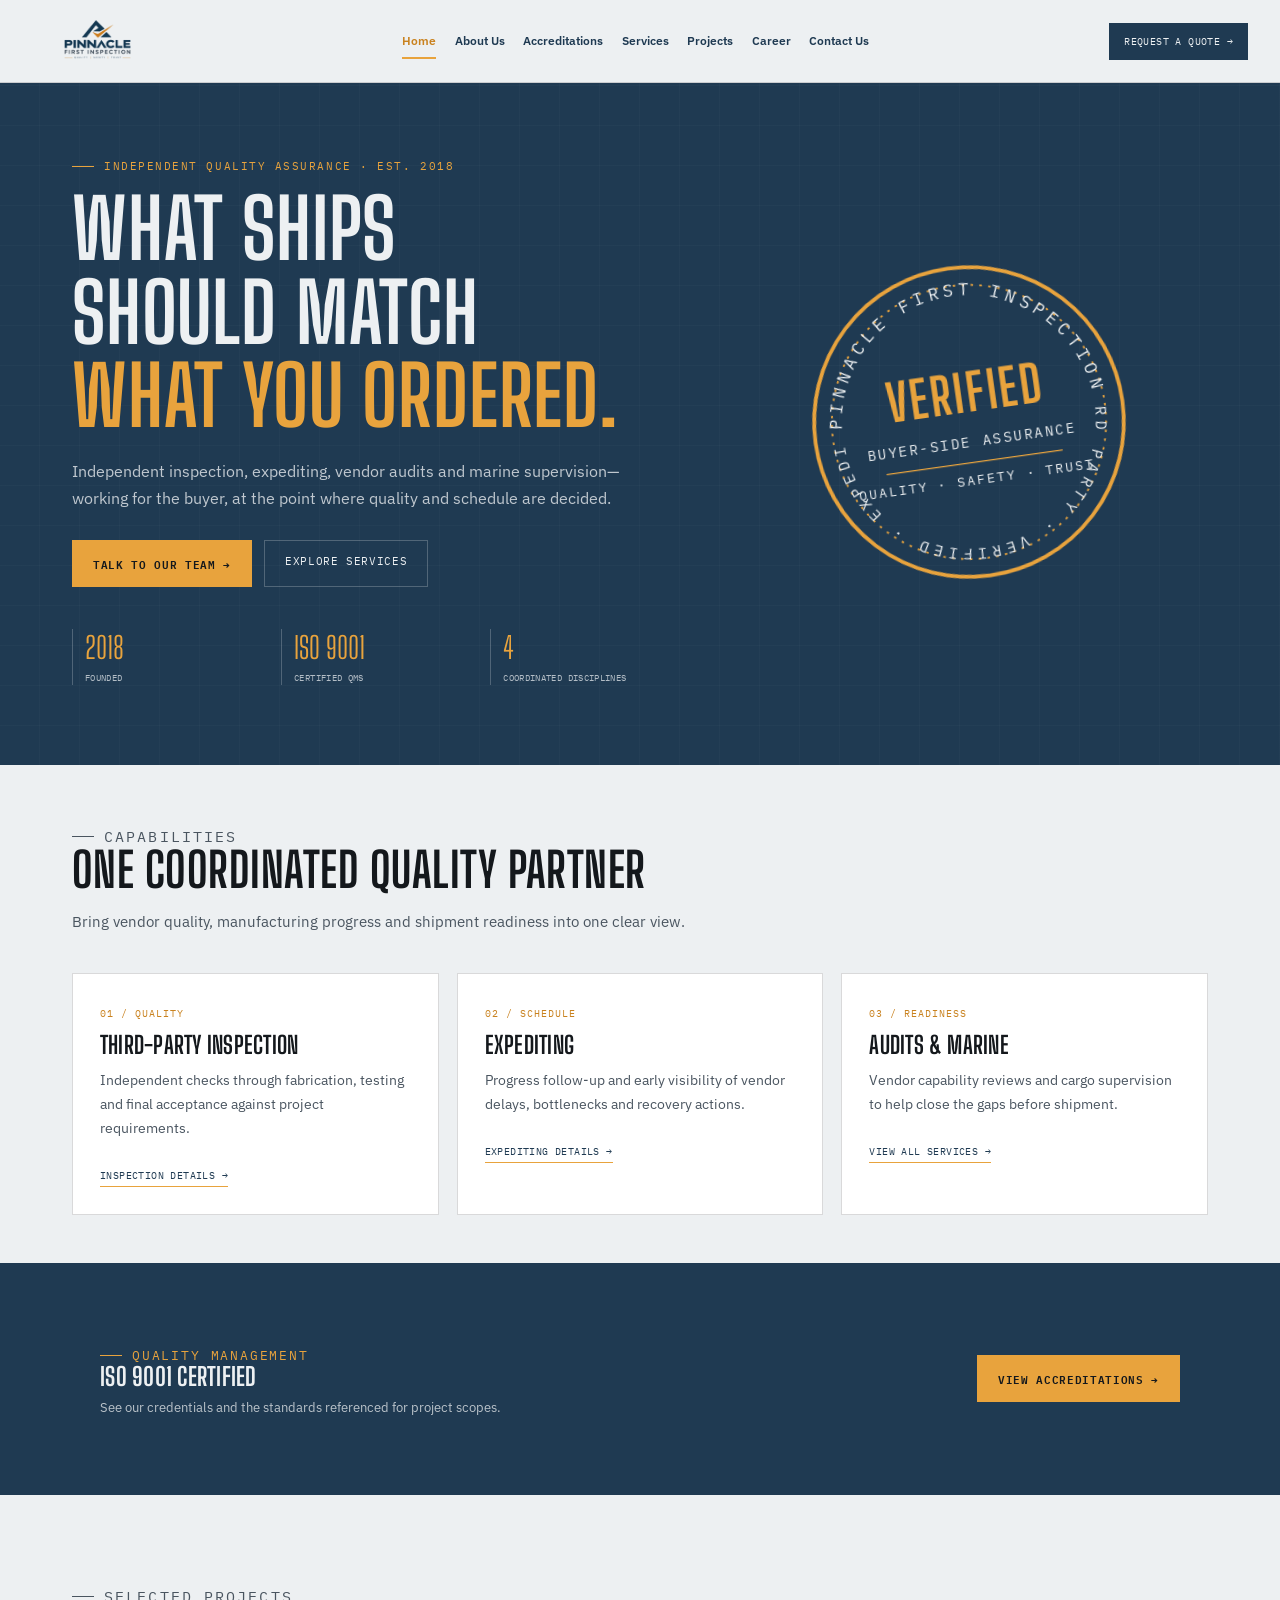
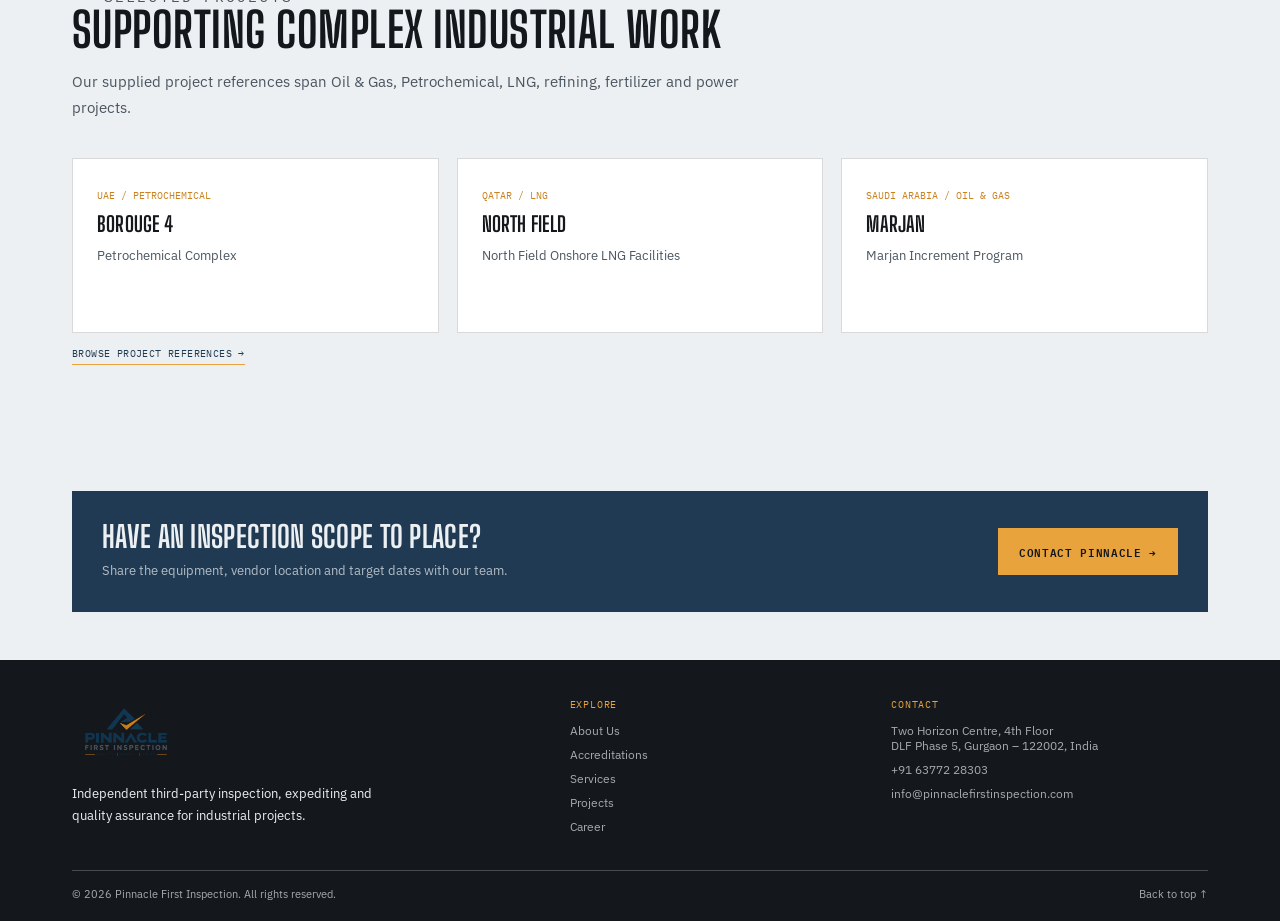
<file: index.html>
<!DOCTYPE html>
<html lang="en">
<head>
  <meta charset="UTF-8">
  <meta name="viewport" content="width=device-width, initial-scale=1.0">
  <meta http-equiv="refresh" content="0; url=pinnacle-first-inspection.html">
  <link rel="canonical" href="pinnacle-first-inspection.html">
  <title>Pinnacle First Inspection</title>
  <script>window.location.replace('pinnacle-first-inspection.html');</script>
</head>
<body>
  <p>Opening the <a href="pinnacle-first-inspection.html">Pinnacle First Inspection website</a>…</p>
</body>
</html>
</file>
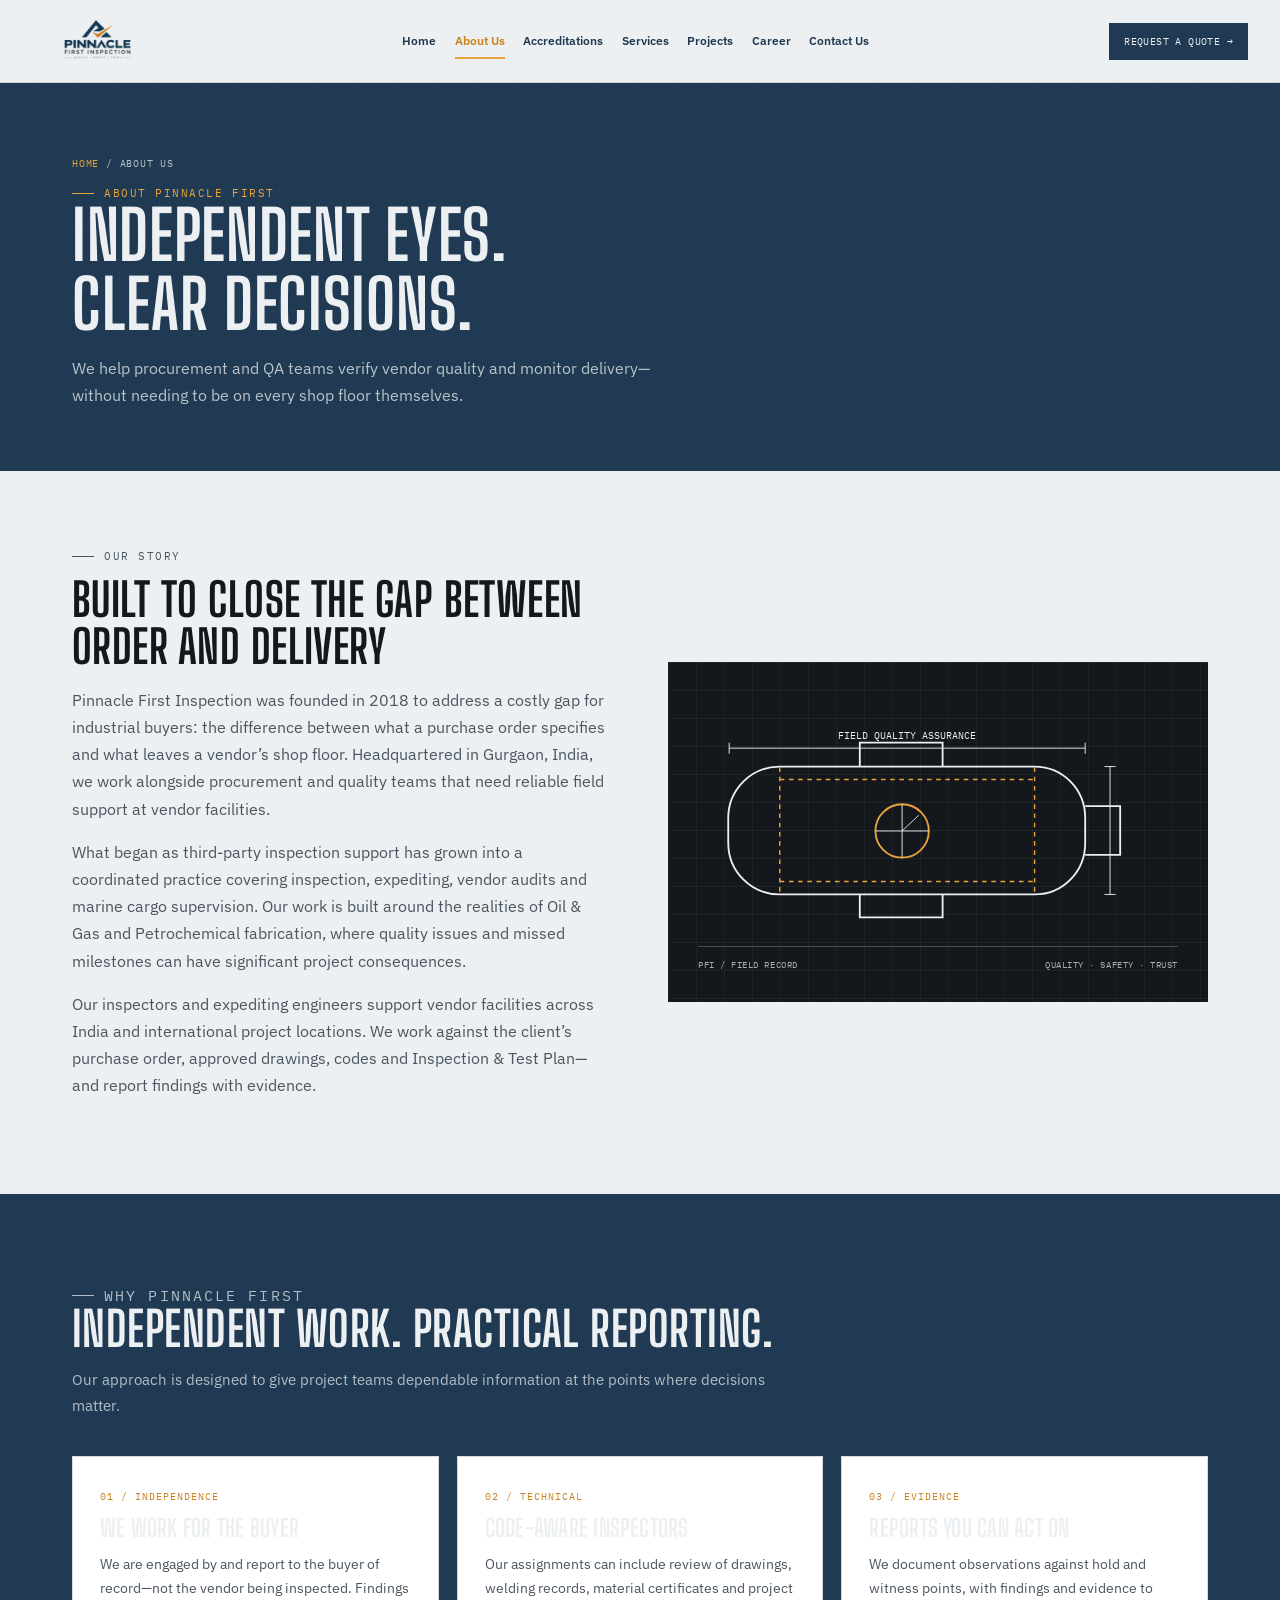
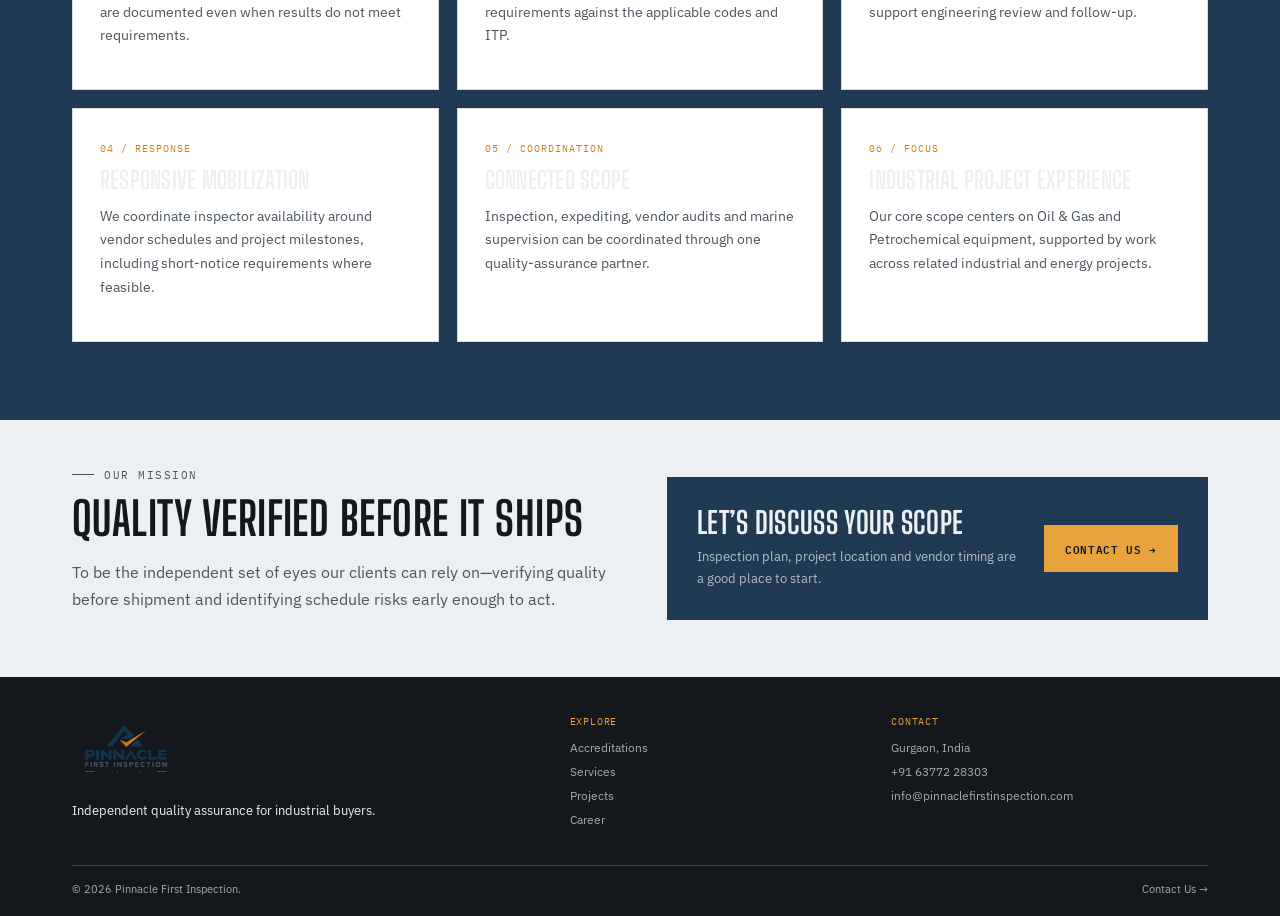
<file: about-us.html>
<!DOCTYPE html>
<html lang="en">
<head>
  <meta charset="UTF-8"><meta name="viewport" content="width=device-width, initial-scale=1.0">
  <meta name="description" content="Learn about Pinnacle First Inspection, founded in 2018 to provide independent quality and schedule assurance for industrial buyers.">
  <title>About Us | Pinnacle First Inspection</title>
  <link rel="preconnect" href="https://fonts.googleapis.com"><link rel="preconnect" href="https://fonts.gstatic.com" crossorigin>
  <link href="https://fonts.googleapis.com/css2?family=Big+Shoulders+Display:wght@500;600;700;800&family=IBM+Plex+Sans:wght@400;500;600;700&family=IBM+Plex+Mono:wght@400;500;600&display=swap" rel="stylesheet">
  <link rel="stylesheet" href="site.css"><script src="site.js" defer></script>
</head>
<body>
<header class="site-header"><div class="nav"><a class="brand" href="pinnacle-first-inspection.html" aria-label="Pinnacle First Inspection home"><img src="image.png" alt="Pinnacle First Inspection — Quality, Safety, Trust" style="width:130px;height:58px;object-fit:contain"></a><nav class="nav-links" aria-label="Main navigation"><a href="pinnacle-first-inspection.html">Home</a><a href="about-us.html">About Us</a><a href="accreditations.html">Accreditations</a><a href="services.html">Services</a><a href="projects.html">Projects</a><a href="career.html">Career</a><a href="contact-us.html">Contact Us</a></nav><a class="nav-cta" href="contact-us.html">REQUEST A QUOTE →</a><button class="menu-btn" type="button" aria-expanded="false" aria-label="Toggle navigation">MENU</button></div></header>
<main>
  <section class="page-hero"><div class="wrap"><p class="crumb"><a href="pinnacle-first-inspection.html">Home</a> / About Us</p><p class="eyebrow light">About Pinnacle First</p><h1>Independent Eyes. Clear Decisions.</h1><p>We help procurement and QA teams verify vendor quality and monitor delivery—without needing to be on every shop floor themselves.</p></div></section>
  <section><div class="wrap about-grid">
    <div class="content-copy"><p class="eyebrow">Our Story</p><h2>Built to Close the Gap Between Order and Delivery</h2><p>Pinnacle First Inspection was founded in 2018 to address a costly gap for industrial buyers: the difference between what a purchase order specifies and what leaves a vendor’s shop floor. Headquartered in Gurgaon, India, we work alongside procurement and quality teams that need reliable field support at vendor facilities.</p><p>What began as third-party inspection support has grown into a coordinated practice covering inspection, expediting, vendor audits and marine cargo supervision. Our work is built around the realities of Oil &amp; Gas and Petrochemical fabrication, where quality issues and missed milestones can have significant project consequences.</p><p>Our inspectors and expediting engineers support vendor facilities across India and international project locations. We work against the client’s purchase order, approved drawings, codes and Inspection &amp; Test Plan—and report findings with evidence.</p></div>
    <div class="about-art" aria-label="Technical drawing representing field inspection"><svg viewBox="0 0 520 250" fill="none" aria-hidden="true"><path d="M88 68H365C396 68 420 93 420 124V151C420 182 396 207 365 207H88C57 207 32 182 32 151V124C32 93 57 68 88 68Z" stroke="#EDF0F2" stroke-width="2"/><path d="M88 69V206M365 69V206M88 82H365M88 193H365" stroke="#E8A33D" stroke-width="1.5" stroke-dasharray="5 5"/><path d="M175 68V42H265V68M175 207V232H265V207M420 111H458V164H420" stroke="#EDF0F2" stroke-width="2"/><circle cx="221" cy="138" r="29" stroke="#E8A33D" stroke-width="2"/><path d="M221 109V167M192 138H250M221 138L239 121M33 48H420M33 42V54M420 42V54M447 68V207M441 68H453M441 207H453" stroke="#EDF0F2" stroke-width="1"/><text x="226" y="38" fill="#EDF0F2" font-family="IBM Plex Mono" font-size="11" text-anchor="middle">FIELD QUALITY ASSURANCE</text></svg><div class="drawing-label"><span>PFI / Field record</span><span>Quality · Safety · Trust</span></div></div>
  </div></section>
  <section class="band-dark"><div class="wrap"><div class="section-head"><p class="eyebrow">Why Pinnacle First</p><h2>Independent Work. Practical Reporting.</h2><p>Our approach is designed to give project teams dependable information at the points where decisions matter.</p></div><div class="card-grid">
    <article class="card"><span class="card-kicker">01 / Independence</span><h3>We Work for the Buyer</h3><p>We are engaged by and report to the buyer of record—not the vendor being inspected. Findings are documented even when results do not meet requirements.</p></article>
    <article class="card"><span class="card-kicker">02 / Technical</span><h3>Code-Aware Inspectors</h3><p>Our assignments can include review of drawings, welding records, material certificates and project requirements against the applicable codes and ITP.</p></article>
    <article class="card"><span class="card-kicker">03 / Evidence</span><h3>Reports You Can Act On</h3><p>We document observations against hold and witness points, with findings and evidence to support engineering review and follow-up.</p></article>
    <article class="card"><span class="card-kicker">04 / Response</span><h3>Responsive Mobilization</h3><p>We coordinate inspector availability around vendor schedules and project milestones, including short-notice requirements where feasible.</p></article>
    <article class="card"><span class="card-kicker">05 / Coordination</span><h3>Connected Scope</h3><p>Inspection, expediting, vendor audits and marine supervision can be coordinated through one quality-assurance partner.</p></article>
    <article class="card"><span class="card-kicker">06 / Focus</span><h3>Industrial Project Experience</h3><p>Our core scope centers on Oil &amp; Gas and Petrochemical equipment, supported by work across related industrial and energy projects.</p></article>
  </div></div></section>
  <section class="section-tight"><div class="wrap two-col"><div class="content-copy"><p class="eyebrow">Our Mission</p><h2>Quality Verified Before It Ships</h2><p>To be the independent set of eyes our clients can rely on—verifying quality before shipment and identifying schedule risks early enough to act.</p></div><div class="cta-band"><div><h2>Let’s Discuss Your Scope</h2><p>Inspection plan, project location and vendor timing are a good place to start.</p></div><a class="btn btn-primary" href="contact-us.html">CONTACT US →</a></div></div></section>
</main>
<footer class="site-footer"><div class="wrap"><div class="footer-main"><div class="footer-brand"><a href="pinnacle-first-inspection.html"><img src="image.png" alt="Pinnacle First Inspection" style="width:150px;height:72px;object-fit:contain;object-position:left"></a><p>Independent quality assurance for industrial buyers.</p></div><div><p class="footer-title">Explore</p><nav class="footer-links" aria-label="Footer navigation"><a href="accreditations.html">Accreditations</a><a href="services.html">Services</a><a href="projects.html">Projects</a><a href="career.html">Career</a></nav></div><div><p class="footer-title">Contact</p><div class="footer-links"><a href="contact-us.html">Gurgaon, India</a><a href="tel:+916377228303">+91 63772 28303</a><a href="mailto:info@pinnaclefirstinspection.com">info@pinnaclefirstinspection.com</a></div></div></div><div class="footer-bottom"><span>© <span data-year></span> Pinnacle First Inspection.</span><a href="contact-us.html">Contact Us →</a></div></div></footer>
</body></html>
</file>
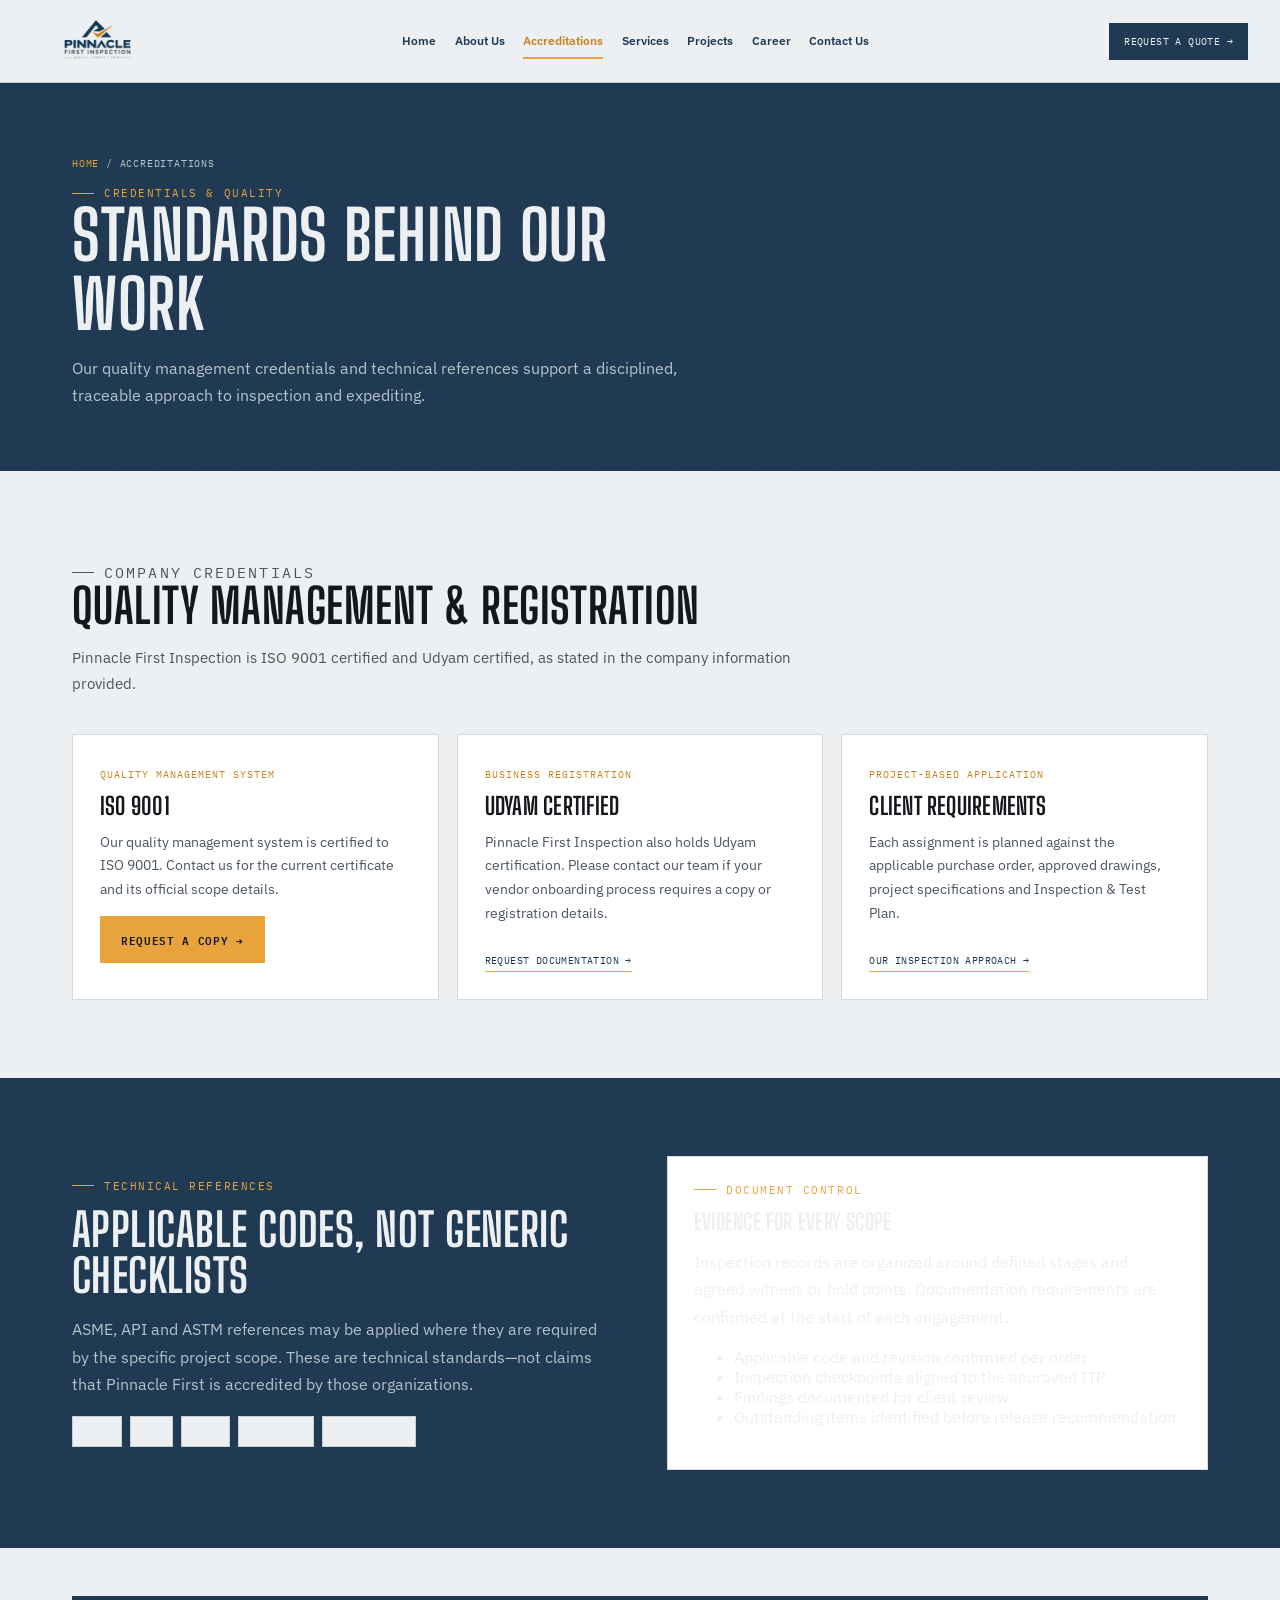
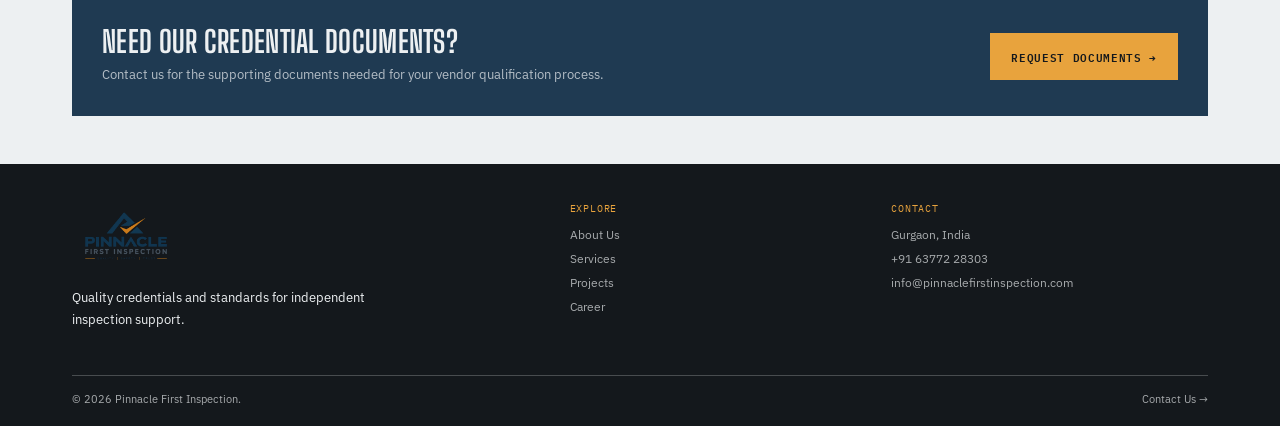
<file: accreditations.html>
<!DOCTYPE html>
<html lang="en">
<head>
  <meta charset="UTF-8"><meta name="viewport" content="width=device-width, initial-scale=1.0">
  <meta name="description" content="Pinnacle First Inspection's ISO 9001 and Udyam credentials, quality management approach, and applicable inspection standards.">
  <title>Accreditations | Pinnacle First Inspection</title>
  <link rel="preconnect" href="https://fonts.googleapis.com"><link rel="preconnect" href="https://fonts.gstatic.com" crossorigin>
  <link href="https://fonts.googleapis.com/css2?family=Big+Shoulders+Display:wght@500;600;700;800&family=IBM+Plex+Sans:wght@400;500;600;700&family=IBM+Plex+Mono:wght@400;500;600&display=swap" rel="stylesheet">
  <link rel="stylesheet" href="site.css"><script src="site.js" defer></script>
</head>
<body>
<header class="site-header"><div class="nav"><a class="brand" href="pinnacle-first-inspection.html" aria-label="Pinnacle First Inspection home"><img src="image.png" alt="Pinnacle First Inspection — Quality, Safety, Trust" style="width:130px;height:58px;object-fit:contain"></a><nav class="nav-links" aria-label="Main navigation"><a href="pinnacle-first-inspection.html">Home</a><a href="about-us.html">About Us</a><a href="accreditations.html">Accreditations</a><a href="services.html">Services</a><a href="projects.html">Projects</a><a href="career.html">Career</a><a href="contact-us.html">Contact Us</a></nav><a class="nav-cta" href="contact-us.html">REQUEST A QUOTE →</a><button class="menu-btn" type="button" aria-expanded="false" aria-label="Toggle navigation">MENU</button></div></header>
<main>
  <section class="page-hero"><div class="wrap"><p class="crumb"><a href="pinnacle-first-inspection.html">Home</a> / Accreditations</p><p class="eyebrow light">Credentials &amp; Quality</p><h1>Standards Behind Our Work</h1><p>Our quality management credentials and technical references support a disciplined, traceable approach to inspection and expediting.</p></div></section>
  <section><div class="wrap"><div class="section-head"><p class="eyebrow">Company Credentials</p><h2>Quality Management &amp; Registration</h2><p>Pinnacle First Inspection is ISO 9001 certified and Udyam certified, as stated in the company information provided.</p></div>
    <div class="card-grid">
      <article class="card"><span class="card-kicker">Quality Management System</span><h3>ISO 9001</h3><p>Our quality management system is certified to ISO 9001. Contact us for the current certificate and its official scope details.</p><a class="btn btn-primary" href="contact-us.html">REQUEST A COPY →</a></article>
      <article class="card"><span class="card-kicker">Business Registration</span><h3>Udyam Certified</h3><p>Pinnacle First Inspection also holds Udyam certification. Please contact our team if your vendor onboarding process requires a copy or registration details.</p><a class="text-link" href="contact-us.html">REQUEST DOCUMENTATION →</a></article>
      <article class="card"><span class="card-kicker">Project-Based Application</span><h3>Client Requirements</h3><p>Each assignment is planned against the applicable purchase order, approved drawings, project specifications and Inspection &amp; Test Plan.</p><a class="text-link" href="services.html">OUR INSPECTION APPROACH →</a></article>
    </div>
  </div></section>
  <section class="band-dark"><div class="wrap two-col">
    <div><p class="eyebrow">Technical References</p><h2 style="font-size:clamp(32px,4vw,46px);text-transform:uppercase">Applicable Codes, Not Generic Checklists</h2><p style="color:rgba(237,240,242,.74)">ASME, API and ASTM references may be applied where they are required by the specific project scope. These are technical standards—not claims that Pinnacle First is accredited by those organizations.</p><div class="standards-list"><span>ASME</span><span>API</span><span>ASTM</span><span>ISO 9001</span><span>Client ITPs</span></div></div>
    <div class="standards-box"><p class="eyebrow">Document Control</p><h3>Evidence for Every Scope</h3><p>Inspection records are organized around defined stages and agreed witness or hold points. Documentation requirements are confirmed at the start of each engagement.</p><ul><li>Applicable code and revision confirmed per order</li><li>Inspection checkpoints aligned to the approved ITP</li><li>Findings documented for client review</li><li>Outstanding items identified before release recommendation</li></ul></div>
  </div></section>
  <section class="section-tight"><div class="wrap"><div class="cta-band"><div><h2>Need Our Credential Documents?</h2><p>Contact us for the supporting documents needed for your vendor qualification process.</p></div><a class="btn btn-primary" href="contact-us.html">REQUEST DOCUMENTS →</a></div></div></section>
</main>
<footer class="site-footer"><div class="wrap"><div class="footer-main"><div class="footer-brand"><a href="pinnacle-first-inspection.html"><img src="image.png" alt="Pinnacle First Inspection" style="width:150px;height:72px;object-fit:contain;object-position:left"></a><p>Quality credentials and standards for independent inspection support.</p></div><div><p class="footer-title">Explore</p><nav class="footer-links" aria-label="Footer navigation"><a href="about-us.html">About Us</a><a href="services.html">Services</a><a href="projects.html">Projects</a><a href="career.html">Career</a></nav></div><div><p class="footer-title">Contact</p><div class="footer-links"><a href="contact-us.html">Gurgaon, India</a><a href="tel:+916377228303">+91 63772 28303</a><a href="mailto:info@pinnaclefirstinspection.com">info@pinnaclefirstinspection.com</a></div></div></div><div class="footer-bottom"><span>© <span data-year></span> Pinnacle First Inspection.</span><a href="contact-us.html">Contact Us →</a></div></div></footer>
</body></html>
</file>
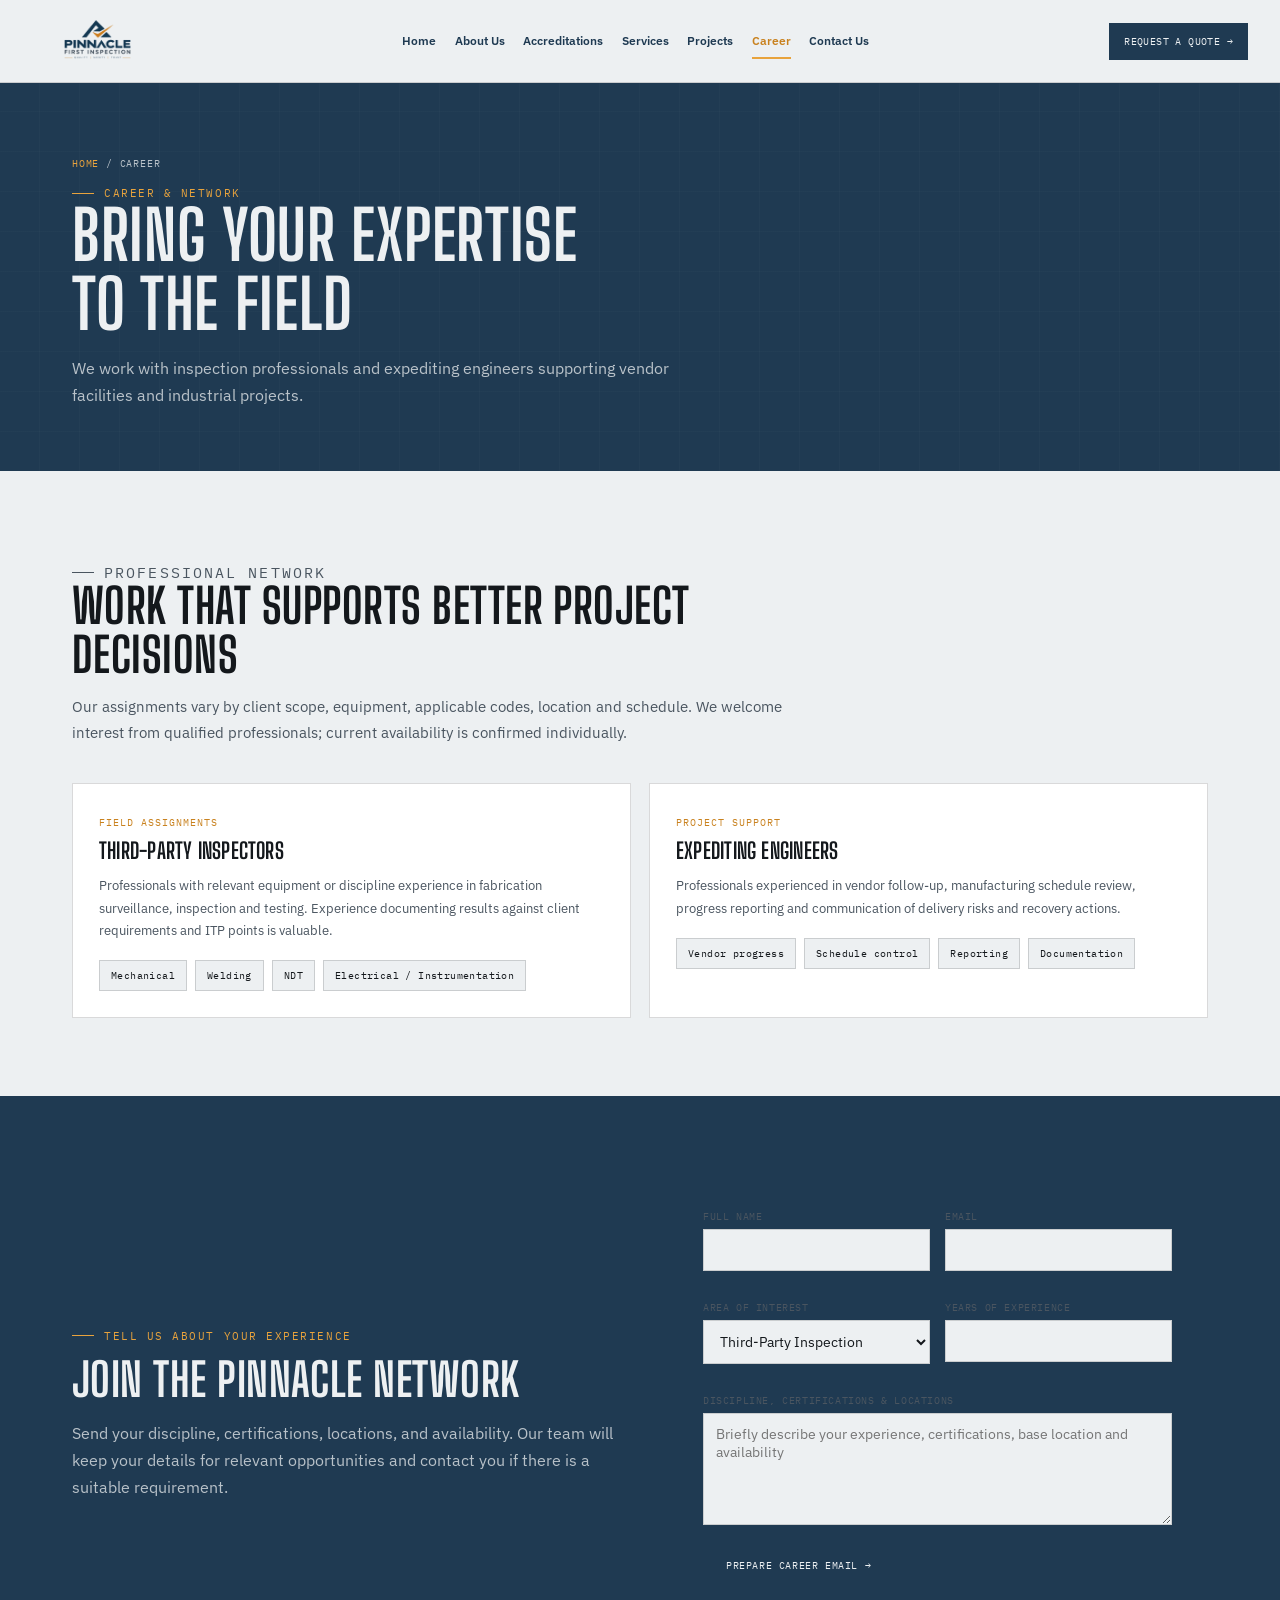
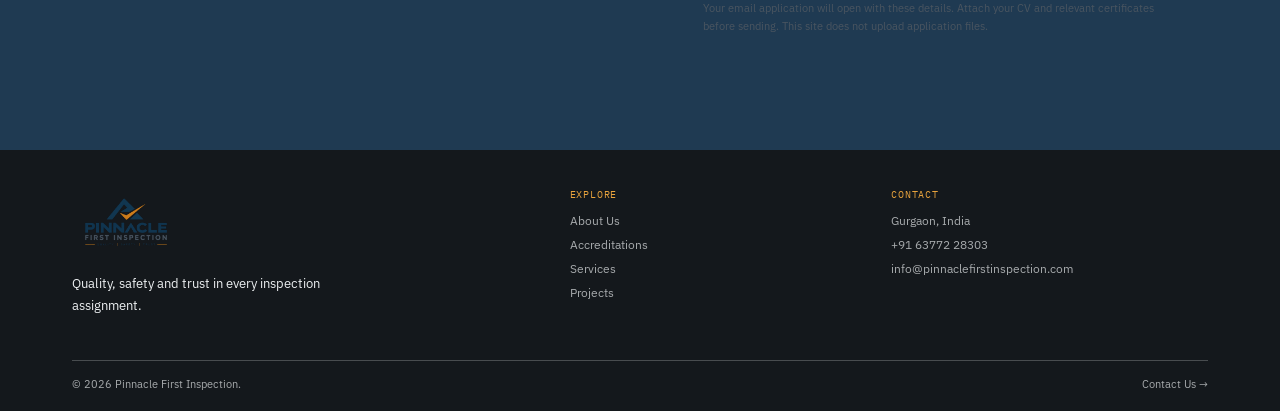
<file: career.html>
<!DOCTYPE html>
<html lang="en">
<head>
  <meta charset="UTF-8"><meta name="viewport" content="width=device-width, initial-scale=1.0">
  <meta name="description" content="Explore opportunities to work with Pinnacle First Inspection as an inspection professional or expediting engineer.">
  <title>Career | Pinnacle First Inspection</title>
  <link rel="preconnect" href="https://fonts.googleapis.com"><link rel="preconnect" href="https://fonts.gstatic.com" crossorigin>
  <link href="https://fonts.googleapis.com/css2?family=Big+Shoulders+Display:wght@500;600;700;800&family=IBM+Plex+Sans:wght@400;500;600;700&family=IBM+Plex+Mono:wght@400;500;600&display=swap" rel="stylesheet">
  <link rel="stylesheet" href="site.css"><script src="site.js" defer></script>
</head>
<body>
<header class="site-header"><div class="nav"><a class="brand" href="pinnacle-first-inspection.html" aria-label="Pinnacle First Inspection home"><img src="image.png" alt="Pinnacle First Inspection — Quality, Safety, Trust" style="width:130px;height:58px;object-fit:contain"></a><nav class="nav-links" aria-label="Main navigation"><a href="pinnacle-first-inspection.html">Home</a><a href="about-us.html">About Us</a><a href="accreditations.html">Accreditations</a><a href="services.html">Services</a><a href="projects.html">Projects</a><a href="career.html">Career</a><a href="contact-us.html">Contact Us</a></nav><a class="nav-cta" href="contact-us.html">REQUEST A QUOTE →</a><button class="menu-btn" type="button" aria-expanded="false" aria-label="Toggle navigation">MENU</button></div></header>
<main>
  <section class="page-hero"><div class="wrap"><p class="crumb"><a href="pinnacle-first-inspection.html">Home</a> / Career</p><p class="eyebrow light">Career &amp; Network</p><h1>Bring Your Expertise to the Field</h1><p>We work with inspection professionals and expediting engineers supporting vendor facilities and industrial projects.</p></div></section>
  <section><div class="wrap"><div class="section-head"><p class="eyebrow">Professional Network</p><h2>Work That Supports Better Project Decisions</h2><p>Our assignments vary by client scope, equipment, applicable codes, location and schedule. We welcome interest from qualified professionals; current availability is confirmed individually.</p></div>
    <div class="job-grid">
      <article class="job-card"><span class="card-kicker">Field Assignments</span><h3>Third-Party Inspectors</h3><p>Professionals with relevant equipment or discipline experience in fabrication surveillance, inspection and testing. Experience documenting results against client requirements and ITP points is valuable.</p><div class="standards-list"><span>Mechanical</span><span>Welding</span><span>NDT</span><span>Electrical / Instrumentation</span></div></article>
      <article class="job-card"><span class="card-kicker">Project Support</span><h3>Expediting Engineers</h3><p>Professionals experienced in vendor follow-up, manufacturing schedule review, progress reporting and communication of delivery risks and recovery actions.</p><div class="standards-list"><span>Vendor progress</span><span>Schedule control</span><span>Reporting</span><span>Documentation</span></div></article>
    </div>
  </div></section>
  <section class="band-dark"><div class="wrap two-col">
    <div><p class="eyebrow">Tell Us About Your Experience</p><h2 style="font-size:clamp(32px,4vw,46px);text-transform:uppercase">Join the Pinnacle Network</h2><p style="color:rgba(237,240,242,.74)">Send your discipline, certifications, locations, and availability. Our team will keep your details for relevant opportunities and contact you if there is a suitable requirement.</p></div>
    <form class="contact-form" data-mailto-form data-subject="Career / Inspector Network Inquiry">
      <div class="form-row"><div class="field"><label for="candidate-name">Full Name</label><input id="candidate-name" name="Full Name" required></div><div class="field"><label for="candidate-email">Email</label><input id="candidate-email" name="Email" type="email" required></div></div>
      <div class="form-row"><div class="field"><label for="interest">Area of Interest</label><select id="interest" name="Area of Interest"><option>Third-Party Inspection</option><option>Expediting</option><option>Audit / Surveillance</option><option>Marine Survey</option></select></div><div class="field"><label for="experience">Years of Experience</label><input id="experience" name="Years of Experience" type="number" min="0"></div></div>
      <div class="field"><label for="profile">Discipline, certifications &amp; locations</label><textarea id="profile" name="Profile and Availability" placeholder="Briefly describe your experience, certifications, base location and availability"></textarea></div>
      <button class="submit-btn" type="submit">PREPARE CAREER EMAIL →</button><p class="form-note">Your email application will open with these details. Attach your CV and relevant certificates before sending. This site does not upload application files.</p>
    </form>
  </div></section>
</main>
<footer class="site-footer"><div class="wrap"><div class="footer-main"><div class="footer-brand"><a href="pinnacle-first-inspection.html"><img src="image.png" alt="Pinnacle First Inspection" style="width:150px;height:72px;object-fit:contain;object-position:left"></a><p>Quality, safety and trust in every inspection assignment.</p></div><div><p class="footer-title">Explore</p><nav class="footer-links" aria-label="Footer navigation"><a href="about-us.html">About Us</a><a href="accreditations.html">Accreditations</a><a href="services.html">Services</a><a href="projects.html">Projects</a></nav></div><div><p class="footer-title">Contact</p><div class="footer-links"><a href="contact-us.html">Gurgaon, India</a><a href="tel:+916377228303">+91 63772 28303</a><a href="mailto:info@pinnaclefirstinspection.com">info@pinnaclefirstinspection.com</a></div></div></div><div class="footer-bottom"><span>© <span data-year></span> Pinnacle First Inspection.</span><a href="contact-us.html">Contact Us →</a></div></div></footer>
</body></html>
</file>
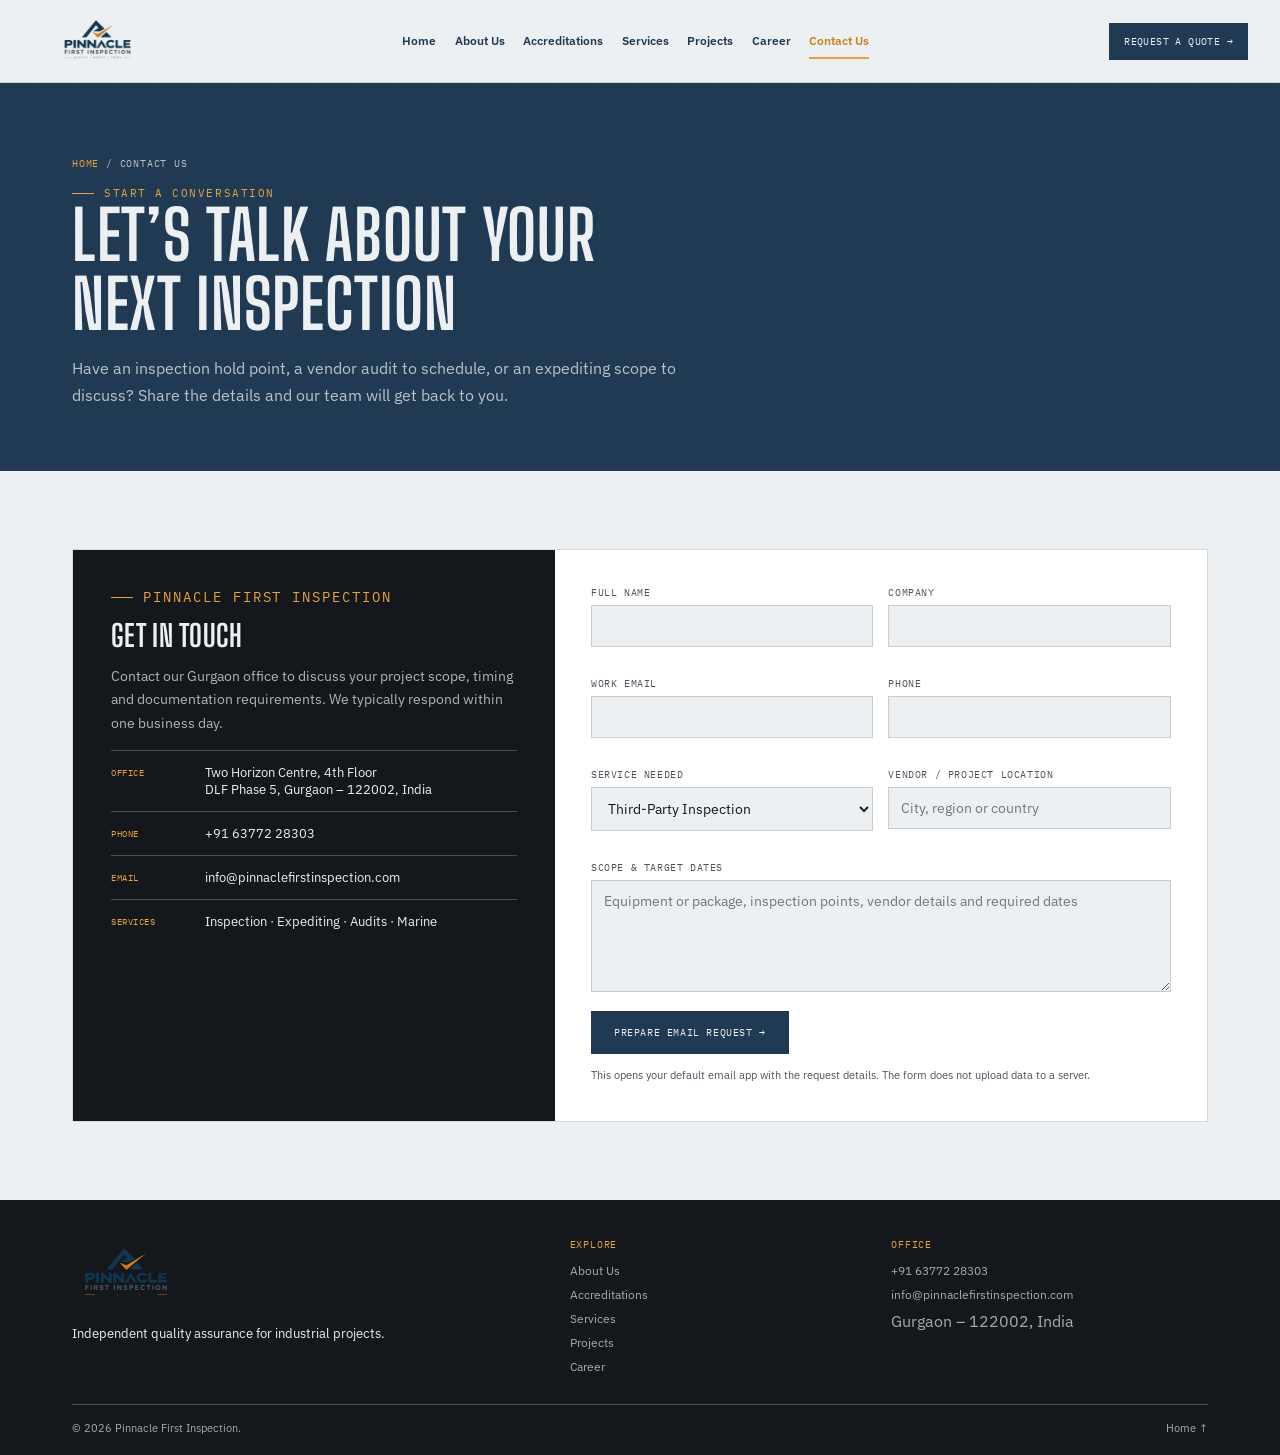
<file: contact-us.html>
<!DOCTYPE html>
<html lang="en">
<head>
  <meta charset="UTF-8"><meta name="viewport" content="width=device-width, initial-scale=1.0">
  <meta name="description" content="Contact Pinnacle First Inspection in Gurgaon, India to discuss third-party inspection, expediting, audits or marine supervision.">
  <title>Contact Us | Pinnacle First Inspection</title>
  <link rel="preconnect" href="https://fonts.googleapis.com"><link rel="preconnect" href="https://fonts.gstatic.com" crossorigin>
  <link href="https://fonts.googleapis.com/css2?family=Big+Shoulders+Display:wght@500;600;700;800&family=IBM+Plex+Sans:wght@400;500;600;700&family=IBM+Plex+Mono:wght@400;500;600&display=swap" rel="stylesheet">
  <link rel="stylesheet" href="site.css"><script src="site.js" defer></script>
</head>
<body>
<header class="site-header"><div class="nav"><a class="brand" href="pinnacle-first-inspection.html" aria-label="Pinnacle First Inspection home"><img src="image.png" alt="Pinnacle First Inspection — Quality, Safety, Trust" style="width:130px;height:58px;object-fit:contain"></a><nav class="nav-links" aria-label="Main navigation"><a href="pinnacle-first-inspection.html">Home</a><a href="about-us.html">About Us</a><a href="accreditations.html">Accreditations</a><a href="services.html">Services</a><a href="projects.html">Projects</a><a href="career.html">Career</a><a href="contact-us.html">Contact Us</a></nav><a class="nav-cta" href="contact-us.html">REQUEST A QUOTE →</a><button class="menu-btn" type="button" aria-expanded="false" aria-label="Toggle navigation">MENU</button></div></header>
<main>
  <section class="page-hero"><div class="wrap"><p class="crumb"><a href="pinnacle-first-inspection.html">Home</a> / Contact Us</p><p class="eyebrow light">Start a Conversation</p><h1>Let’s Talk About Your Next Inspection</h1><p>Have an inspection hold point, a vendor audit to schedule, or an expediting scope to discuss? Share the details and our team will get back to you.</p></div></section>
  <section><div class="wrap"><div class="contact-shell">
    <aside class="contact-info"><p class="eyebrow light">Pinnacle First Inspection</p><h2>Get in Touch</h2><p>Contact our Gurgaon office to discuss your project scope, timing and documentation requirements. We typically respond within one business day.</p>
      <div class="contact-line"><span class="k">Office</span><span>Two Horizon Centre, 4th Floor<br>DLF Phase 5, Gurgaon – 122002, India</span></div>
      <div class="contact-line"><span class="k">Phone</span><a href="tel:+916377228303">+91 63772 28303</a></div>
      <div class="contact-line"><span class="k">Email</span><a href="mailto:info@pinnaclefirstinspection.com">info@pinnaclefirstinspection.com</a></div>
      <div class="contact-line"><span class="k">Services</span><span>Inspection · Expediting · Audits · Marine</span></div>
    </aside>
    <form class="contact-form" data-mailto-form data-subject="Inspection / Expediting Inquiry">
      <div class="form-row"><div class="field"><label for="name">Full Name</label><input id="name" name="Full Name" autocomplete="name" required></div><div class="field"><label for="company">Company</label><input id="company" name="Company" autocomplete="organization"></div></div>
      <div class="form-row"><div class="field"><label for="email">Work Email</label><input id="email" name="Email" type="email" autocomplete="email" required></div><div class="field"><label for="phone">Phone</label><input id="phone" name="Phone" type="tel" autocomplete="tel"></div></div>
      <div class="form-row"><div class="field"><label for="service">Service Needed</label><select id="service" name="Service"><option>Third-Party Inspection</option><option>Vendor Expediting</option><option>Vendor Audit &amp; Surveillance</option><option>Marine Loading / Unloading</option><option>Multiple services</option><option>Not sure yet</option></select></div><div class="field"><label for="location">Vendor / Project Location</label><input id="location" name="Vendor or Project Location" placeholder="City, region or country"></div></div>
      <div class="field"><label for="scope">Scope &amp; Target Dates</label><textarea id="scope" name="Scope and Target Dates" placeholder="Equipment or package, inspection points, vendor details and required dates"></textarea></div>
      <button class="submit-btn" type="submit">PREPARE EMAIL REQUEST →</button><p class="form-note">This opens your default email app with the request details. The form does not upload data to a server.</p>
    </form>
  </div></div></section>
</main>
<footer class="site-footer"><div class="wrap"><div class="footer-main"><div class="footer-brand"><a href="pinnacle-first-inspection.html"><img src="image.png" alt="Pinnacle First Inspection" style="width:150px;height:72px;object-fit:contain;object-position:left"></a><p>Independent quality assurance for industrial projects.</p></div><div><p class="footer-title">Explore</p><nav class="footer-links" aria-label="Footer navigation"><a href="about-us.html">About Us</a><a href="accreditations.html">Accreditations</a><a href="services.html">Services</a><a href="projects.html">Projects</a><a href="career.html">Career</a></nav></div><div><p class="footer-title">Office</p><div class="footer-links"><a href="tel:+916377228303">+91 63772 28303</a><a href="mailto:info@pinnaclefirstinspection.com">info@pinnaclefirstinspection.com</a><span>Gurgaon – 122002, India</span></div></div></div><div class="footer-bottom"><span>© <span data-year></span> Pinnacle First Inspection.</span><a href="pinnacle-first-inspection.html">Home ↑</a></div></div></footer>
</body></html>
</file>
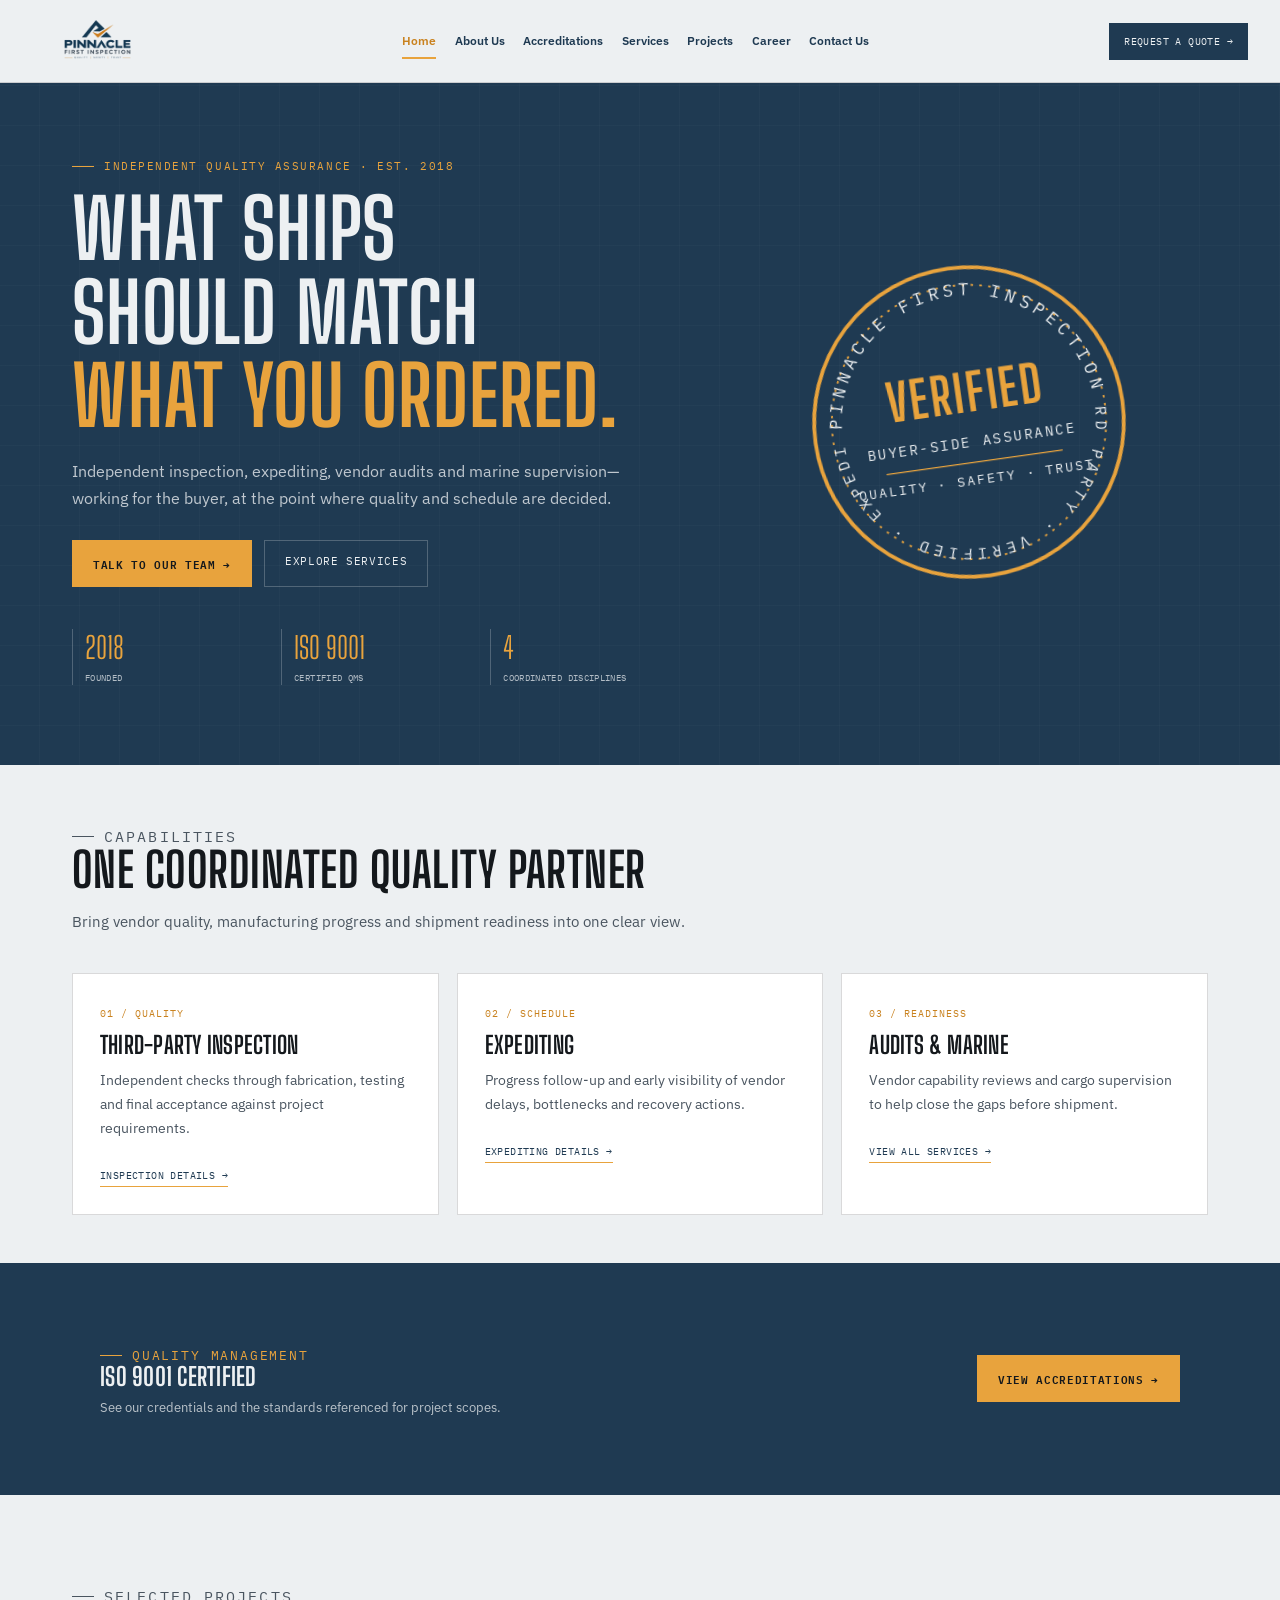
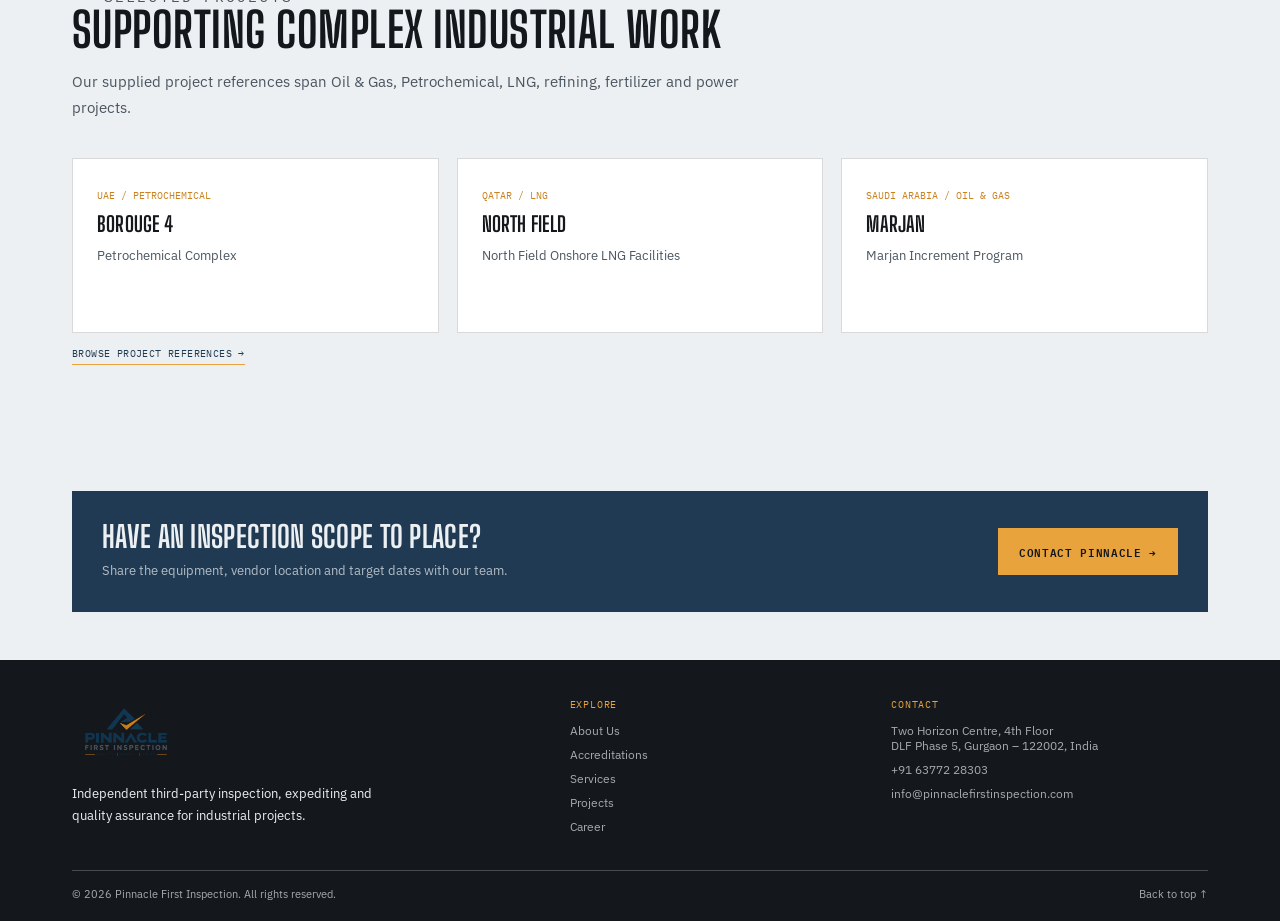
<file: pinnacle-first-inspection.html>
<!DOCTYPE html>
<html lang="en">
<head>
  <meta charset="UTF-8">
  <meta name="viewport" content="width=device-width, initial-scale=1.0">
  <meta name="description" content="Pinnacle First Inspection provides independent third-party inspection, expediting, vendor audits and marine supervision for Oil & Gas and Petrochemical projects.">
  <title>Pinnacle First Inspection | Quality · Safety · Trust</title>
  <link rel="preconnect" href="https://fonts.googleapis.com">
  <link rel="preconnect" href="https://fonts.gstatic.com" crossorigin>
  <link href="https://fonts.googleapis.com/css2?family=Big+Shoulders+Display:wght@500;600;700;800&family=IBM+Plex+Sans:wght@400;500;600;700&family=IBM+Plex+Mono:wght@400;500;600&display=swap" rel="stylesheet">
  <link rel="stylesheet" href="site.css">
  <script src="site.js" defer></script>
</head>
<body>
<header class="site-header"><div class="nav">
  <a class="brand" href="pinnacle-first-inspection.html" aria-label="Pinnacle First Inspection home"><img src="image.png" alt="Pinnacle First Inspection — Quality, Safety, Trust" style="width:130px;height:58px;object-fit:contain"></a>
  <nav class="nav-links" aria-label="Main navigation">
    <a href="pinnacle-first-inspection.html">Home</a><a href="about-us.html">About Us</a><a href="accreditations.html">Accreditations</a><a href="services.html">Services</a><a href="projects.html">Projects</a><a href="career.html">Career</a><a href="contact-us.html">Contact Us</a>
  </nav>
  <a class="nav-cta" href="contact-us.html">REQUEST A QUOTE →</a>
  <button class="menu-btn" type="button" aria-expanded="false" aria-label="Toggle navigation">MENU</button>
</div></header>
<main id="top">
  <section class="hero">
    <div class="wrap hero-grid">
      <div>
        <p class="eyebrow light">Independent quality assurance · Est. 2018</p>
        <h1>WHAT SHIPS<br>SHOULD MATCH<br><span>WHAT YOU ORDERED.</span></h1>
        <p class="lede">Independent inspection, expediting, vendor audits and marine supervision—working for the buyer, at the point where quality and schedule are decided.</p>
        <div class="hero-ctas"><a class="btn btn-primary" href="contact-us.html">TALK TO OUR TEAM →</a><a class="btn btn-ghost" href="services.html">EXPLORE SERVICES</a></div>
        <div class="hero-stats"><div><b>2018</b><span>Founded</span></div><div><b>ISO 9001</b><span>Certified QMS</span></div><div><b>4</b><span>Coordinated Disciplines</span></div></div>
      </div>
      <div class="stamp-wrap" aria-label="Pinnacle inspection verified seal">
        <svg class="stamp" viewBox="0 0 260 260" fill="none" role="img" aria-hidden="true">
          <circle cx="130" cy="130" r="122" stroke="#E8A33D" stroke-width="3"/><circle cx="130" cy="130" r="108" stroke="#E8A33D" stroke-width="1.4" stroke-dasharray="2 5"/>
          <path id="stamptop" d="M30 130A100 100 0 0 1 230 130" fill="none"/><path id="stampbot" d="M230 130A100 100 0 0 1 30 130" fill="none"/>
          <text font-family="IBM Plex Mono, monospace" font-size="13.5" letter-spacing="4" fill="#EDF0F2"><textPath href="#stamptop" startOffset="50%" text-anchor="middle">PINNACLE FIRST INSPECTION</textPath></text>
          <text font-family="IBM Plex Mono, monospace" font-size="12" letter-spacing="4" fill="#EDF0F2"><textPath href="#stampbot" startOffset="50%" text-anchor="middle">THIRD PARTY · VERIFIED · EXPEDITED</textPath></text>
          <text x="130" y="122" font-family="Big Shoulders Display" font-weight="700" font-size="40" letter-spacing="2" fill="#E8A33D" text-anchor="middle">VERIFIED</text>
          <text x="130" y="150" font-family="IBM Plex Mono, monospace" font-size="11" letter-spacing="2" fill="#EDF0F2" text-anchor="middle">BUYER-SIDE ASSURANCE</text>
          <line x1="60" y1="162" x2="200" y2="162" stroke="#E8A33D"/><text x="130" y="180" font-family="IBM Plex Mono, monospace" font-size="10" letter-spacing="1.5" fill="#EDF0F2" text-anchor="middle">QUALITY · SAFETY · TRUST</text>
        </svg>
      </div>
    </div>
  </section>
  <section class="section-tight">
    <div class="wrap">
      <div class="section-head"><p class="eyebrow">Capabilities</p><h2>One Coordinated Quality Partner</h2><p>Bring vendor quality, manufacturing progress and shipment readiness into one clear view.</p></div>
      <div class="card-grid">
        <article class="card"><span class="card-kicker">01 / Quality</span><h3>Third-Party Inspection</h3><p>Independent checks through fabrication, testing and final acceptance against project requirements.</p><a class="text-link" href="services.html#inspection">INSPECTION DETAILS →</a></article>
        <article class="card"><span class="card-kicker">02 / Schedule</span><h3>Expediting</h3><p>Progress follow-up and early visibility of vendor delays, bottlenecks and recovery actions.</p><a class="text-link" href="services.html#expediting">EXPEDITING DETAILS →</a></article>
        <article class="card"><span class="card-kicker">03 / Readiness</span><h3>Audits &amp; Marine</h3><p>Vendor capability reviews and cargo supervision to help close the gaps before shipment.</p><a class="text-link" href="services.html#audits">VIEW ALL SERVICES →</a></article>
      </div>
    </div>
  </section>
  <section class="band-dark section-tight"><div class="wrap"><div class="cert-card"><div><p class="eyebrow">Quality Management</p><h3>ISO 9001 Certified</h3><p>See our credentials and the standards referenced for project scopes.</p></div><a class="btn btn-primary" href="accreditations.html">VIEW ACCREDITATIONS →</a></div></div></section>
  <section>
    <div class="wrap">
      <div class="section-head"><p class="eyebrow">Selected Projects</p><h2>Supporting Complex Industrial Work</h2><p>Our supplied project references span Oil &amp; Gas, Petrochemical, LNG, refining, fertilizer and power projects.</p></div>
      <div class="case-grid">
        <article class="case"><span class="file-no">UAE / PETROCHEMICAL</span><h3>Borouge 4</h3><p>Petrochemical Complex</p></article>
        <article class="case"><span class="file-no">QATAR / LNG</span><h3>North Field</h3><p>North Field Onshore LNG Facilities</p></article>
        <article class="case"><span class="file-no">SAUDI ARABIA / OIL &amp; GAS</span><h3>Marjan</h3><p>Marjan Increment Program</p></article>
      </div>
      <a class="text-link" href="projects.html">BROWSE PROJECT REFERENCES →</a>
    </div>
  </section>
  <section class="section-tight"><div class="wrap"><div class="cta-band"><div><h2>Have an Inspection Scope to Place?</h2><p>Share the equipment, vendor location and target dates with our team.</p></div><a class="btn btn-primary" href="contact-us.html">CONTACT PINNACLE →</a></div></div></section>
</main>
<footer class="site-footer"><div class="wrap"><div class="footer-main">
  <div class="footer-brand"><a href="pinnacle-first-inspection.html"><img src="image.png" alt="Pinnacle First Inspection" style="width:150px;height:72px;object-fit:contain;object-position:left"></a><p>Independent third-party inspection, expediting and quality assurance for industrial projects.</p></div>
  <div><p class="footer-title">Explore</p><nav class="footer-links" aria-label="Footer navigation"><a href="about-us.html">About Us</a><a href="accreditations.html">Accreditations</a><a href="services.html">Services</a><a href="projects.html">Projects</a><a href="career.html">Career</a></nav></div>
  <div><p class="footer-title">Contact</p><div class="footer-links"><a href="contact-us.html">Two Horizon Centre, 4th Floor<br>DLF Phase 5, Gurgaon – 122002, India</a><a href="tel:+916377228303">+91 63772 28303</a><a href="mailto:info@pinnaclefirstinspection.com">info@pinnaclefirstinspection.com</a></div></div>
</div><div class="footer-bottom"><span>© <span data-year></span> Pinnacle First Inspection. All rights reserved.</span><a href="#top">Back to top ↑</a></div></div></footer>
</body>
</html>
</file>
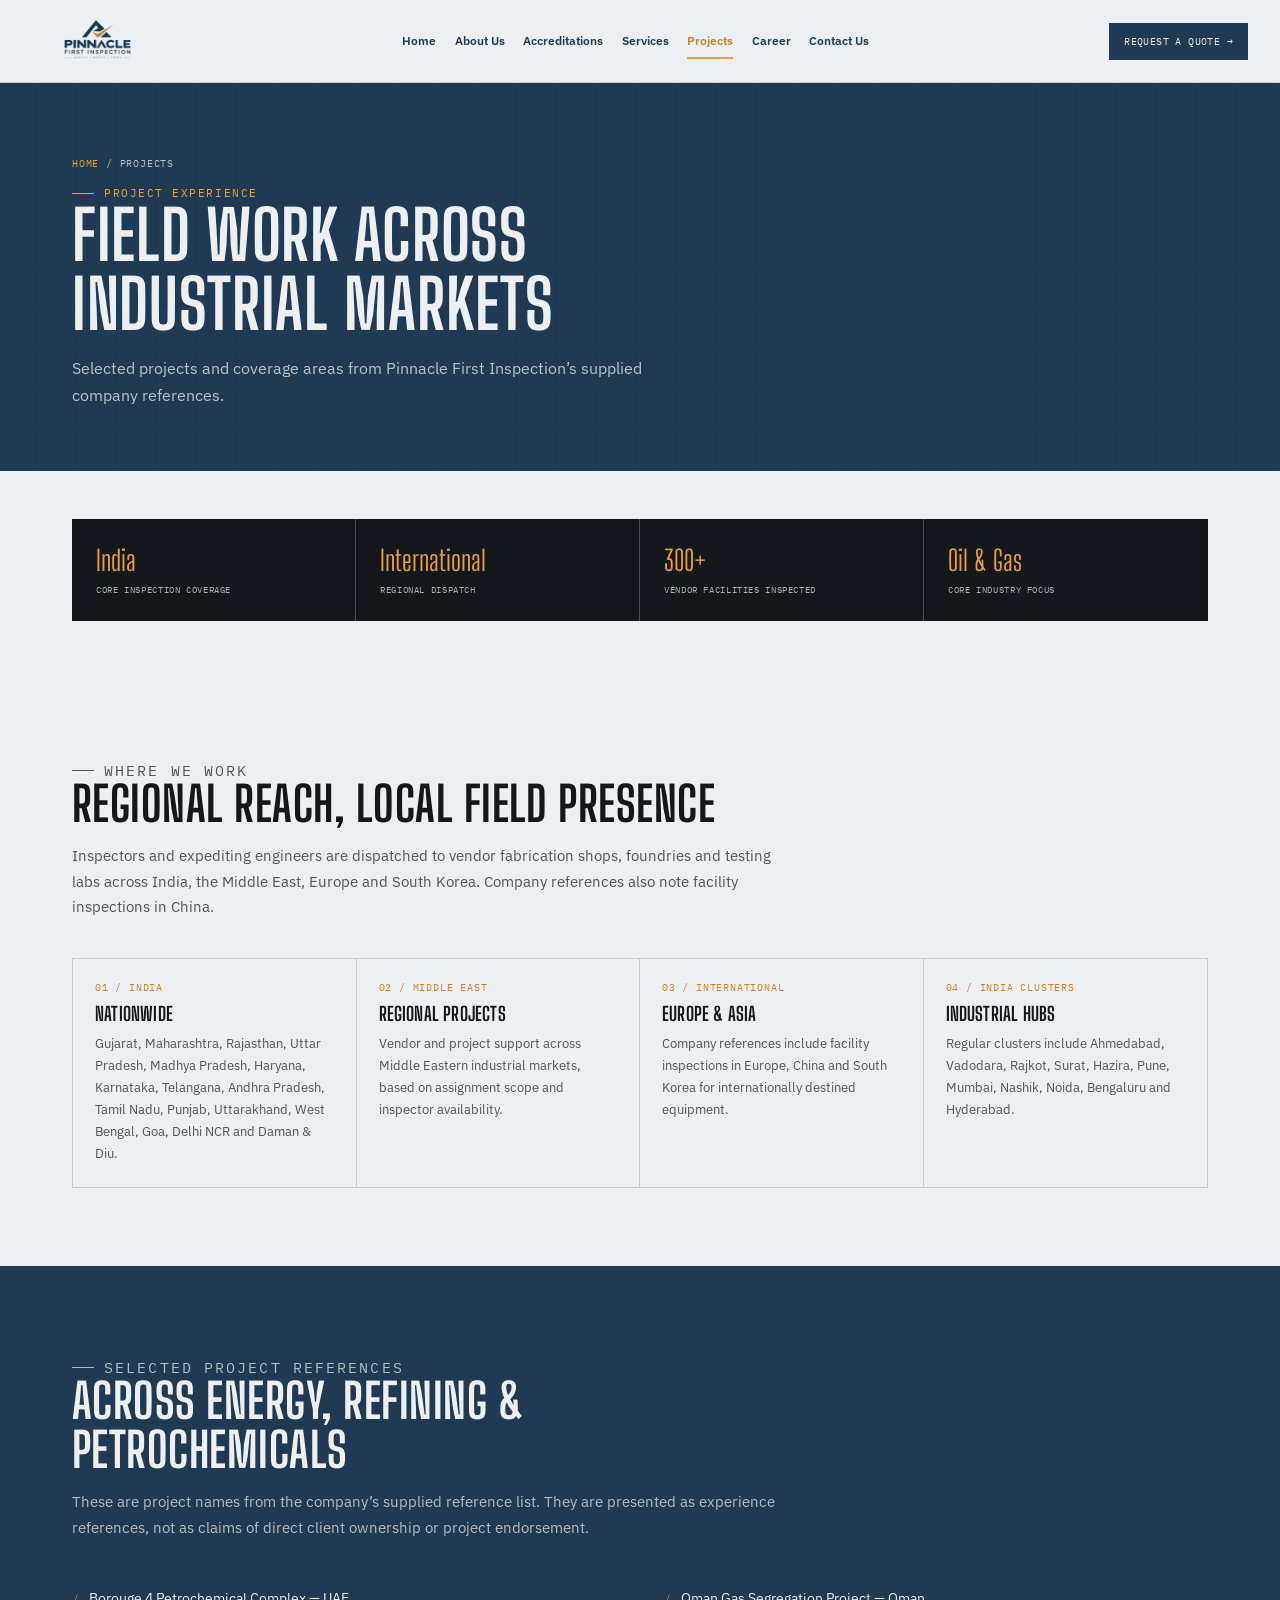
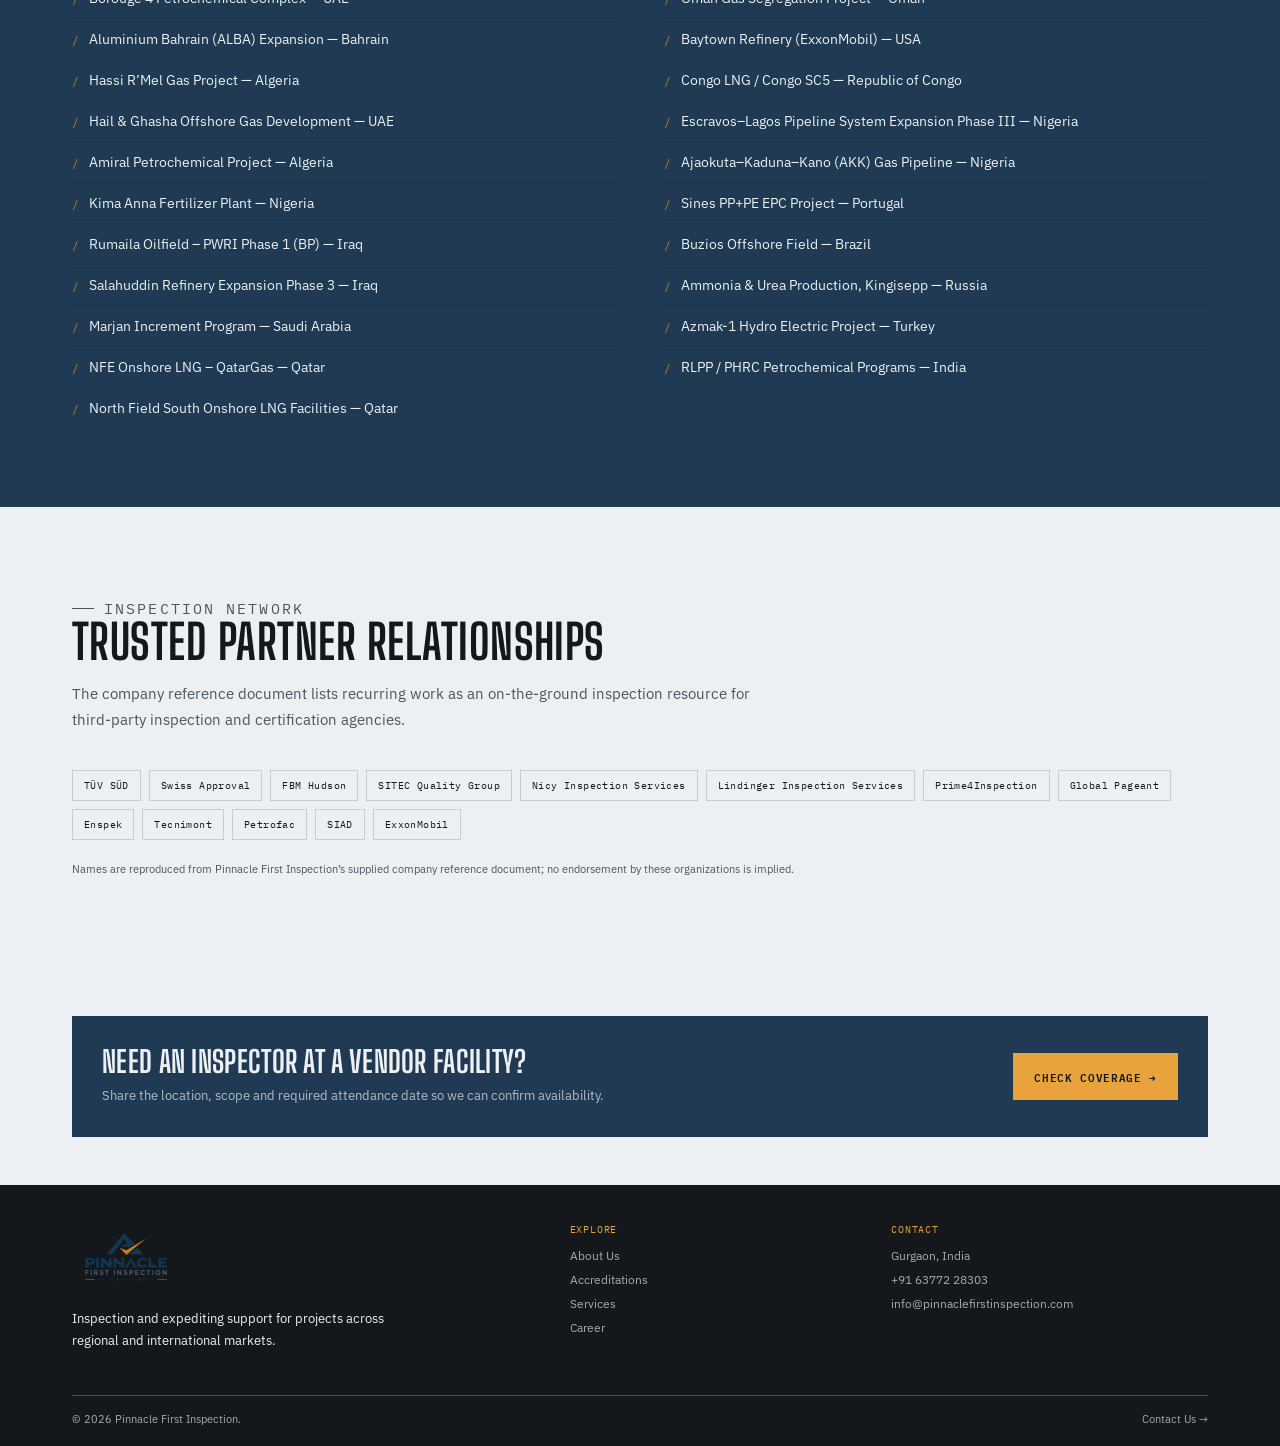
<file: projects.html>
<!DOCTYPE html>
<html lang="en">
<head>
  <meta charset="UTF-8"><meta name="viewport" content="width=device-width, initial-scale=1.0">
  <meta name="description" content="Explore Pinnacle First Inspection's supplied project references and geographic coverage across India and international industrial markets.">
  <title>Projects &amp; Coverage | Pinnacle First Inspection</title>
  <link rel="preconnect" href="https://fonts.googleapis.com"><link rel="preconnect" href="https://fonts.gstatic.com" crossorigin>
  <link href="https://fonts.googleapis.com/css2?family=Big+Shoulders+Display:wght@500;600;700;800&family=IBM+Plex+Sans:wght@400;500;600;700&family=IBM+Plex+Mono:wght@400;500;600&display=swap" rel="stylesheet">
  <link rel="stylesheet" href="site.css"><script src="site.js" defer></script>
</head>
<body>
<header class="site-header"><div class="nav"><a class="brand" href="pinnacle-first-inspection.html" aria-label="Pinnacle First Inspection home"><img src="image.png" alt="Pinnacle First Inspection — Quality, Safety, Trust" style="width:130px;height:58px;object-fit:contain"></a><nav class="nav-links" aria-label="Main navigation"><a href="pinnacle-first-inspection.html">Home</a><a href="about-us.html">About Us</a><a href="accreditations.html">Accreditations</a><a href="services.html">Services</a><a href="projects.html">Projects</a><a href="career.html">Career</a><a href="contact-us.html">Contact Us</a></nav><a class="nav-cta" href="contact-us.html">REQUEST A QUOTE →</a><button class="menu-btn" type="button" aria-expanded="false" aria-label="Toggle navigation">MENU</button></div></header>
<main>
  <section class="page-hero"><div class="wrap"><p class="crumb"><a href="pinnacle-first-inspection.html">Home</a> / Projects</p><p class="eyebrow light">Project Experience</p><h1>Field Work Across Industrial Markets</h1><p>Selected projects and coverage areas from Pinnacle First Inspection’s supplied company references.</p></div></section>
  <section class="section-tight"><div class="wrap"><div class="metric-strip"><div class="metric"><strong>India</strong><span>Core inspection coverage</span></div><div class="metric"><strong>International</strong><span>Regional dispatch</span></div><div class="metric"><strong>300+</strong><span>Vendor facilities inspected</span></div><div class="metric"><strong>Oil &amp; Gas</strong><span>Core industry focus</span></div></div></div></section>
  <section id="coverage"><div class="wrap"><div class="section-head"><p class="eyebrow">Where We Work</p><h2>Regional Reach, Local Field Presence</h2><p>Inspectors and expediting engineers are dispatched to vendor fabrication shops, foundries and testing labs across India, the Middle East, Europe and South Korea. Company references also note facility inspections in China.</p></div>
    <div class="industry-grid">
      <article class="industry"><b>01 / INDIA</b><h3>Nationwide</h3><p>Gujarat, Maharashtra, Rajasthan, Uttar Pradesh, Madhya Pradesh, Haryana, Karnataka, Telangana, Andhra Pradesh, Tamil Nadu, Punjab, Uttarakhand, West Bengal, Goa, Delhi NCR and Daman &amp; Diu.</p></article>
      <article class="industry"><b>02 / MIDDLE EAST</b><h3>Regional Projects</h3><p>Vendor and project support across Middle Eastern industrial markets, based on assignment scope and inspector availability.</p></article>
      <article class="industry"><b>03 / INTERNATIONAL</b><h3>Europe &amp; Asia</h3><p>Company references include facility inspections in Europe, China and South Korea for internationally destined equipment.</p></article>
      <article class="industry"><b>04 / INDIA CLUSTERS</b><h3>Industrial Hubs</h3><p>Regular clusters include Ahmedabad, Vadodara, Rajkot, Surat, Hazira, Pune, Mumbai, Nashik, Noida, Bengaluru and Hyderabad.</p></article>
    </div>
  </div></section>
  <section class="band-dark"><div class="wrap"><div class="section-head"><p class="eyebrow">Selected Project References</p><h2>Across Energy, Refining &amp; Petrochemicals</h2><p>These are project names from the company’s supplied reference list. They are presented as experience references, not as claims of direct client ownership or project endorsement.</p></div>
    <ul class="project-list">
      <li>Borouge 4 Petrochemical Complex — UAE</li><li>Aluminium Bahrain (ALBA) Expansion — Bahrain</li><li>Hassi R’Mel Gas Project — Algeria</li><li>Hail &amp; Ghasha Offshore Gas Development — UAE</li><li>Amiral Petrochemical Project — Algeria</li><li>Kima Anna Fertilizer Plant — Nigeria</li><li>Rumaila Oilfield – PWRI Phase 1 (BP) — Iraq</li><li>Salahuddin Refinery Expansion Phase 3 — Iraq</li><li>Marjan Increment Program — Saudi Arabia</li><li>NFE Onshore LNG – QatarGas — Qatar</li><li>North Field South Onshore LNG Facilities — Qatar</li><li>Oman Gas Segregation Project — Oman</li><li>Baytown Refinery (ExxonMobil) — USA</li><li>Congo LNG / Congo SC5 — Republic of Congo</li><li>Escravos–Lagos Pipeline System Expansion Phase III — Nigeria</li><li>Ajaokuta–Kaduna–Kano (AKK) Gas Pipeline — Nigeria</li><li>Sines PP+PE EPC Project — Portugal</li><li>Buzios Offshore Field — Brazil</li><li>Ammonia &amp; Urea Production, Kingisepp — Russia</li><li>Azmak-1 Hydro Electric Project — Turkey</li><li>RLPP / PHRC Petrochemical Programs — India</li>
    </ul>
  </div></section>
  <section><div class="wrap"><div class="section-head"><p class="eyebrow">Inspection Network</p><h2>Trusted Partner Relationships</h2><p>The company reference document lists recurring work as an on-the-ground inspection resource for third-party inspection and certification agencies.</p></div><div class="standards-list"><span>TÜV SÜD</span><span>Swiss Approval</span><span>FBM Hudson</span><span>SITEC Quality Group</span><span>Nicy Inspection Services</span><span>Lindinger Inspection Services</span><span>Prime4Inspection</span><span>Global Pageant</span><span>Enspek</span><span>Tecnimont</span><span>Petrofac</span><span>SIAD</span><span>ExxonMobil</span></div><p style="font-size:11px;color:var(--plate);margin-top:20px">Names are reproduced from Pinnacle First Inspection’s supplied company reference document; no endorsement by these organizations is implied.</p></div></section>
  <section class="section-tight"><div class="wrap"><div class="cta-band"><div><h2>Need an Inspector at a Vendor Facility?</h2><p>Share the location, scope and required attendance date so we can confirm availability.</p></div><a class="btn btn-primary" href="contact-us.html">CHECK COVERAGE →</a></div></div></section>
</main>
<footer class="site-footer"><div class="wrap"><div class="footer-main"><div class="footer-brand"><a href="pinnacle-first-inspection.html"><img src="image.png" alt="Pinnacle First Inspection" style="width:150px;height:72px;object-fit:contain;object-position:left"></a><p>Inspection and expediting support for projects across regional and international markets.</p></div><div><p class="footer-title">Explore</p><nav class="footer-links" aria-label="Footer navigation"><a href="about-us.html">About Us</a><a href="accreditations.html">Accreditations</a><a href="services.html">Services</a><a href="career.html">Career</a></nav></div><div><p class="footer-title">Contact</p><div class="footer-links"><a href="contact-us.html">Gurgaon, India</a><a href="tel:+916377228303">+91 63772 28303</a><a href="mailto:info@pinnaclefirstinspection.com">info@pinnaclefirstinspection.com</a></div></div></div><div class="footer-bottom"><span>© <span data-year></span> Pinnacle First Inspection.</span><a href="contact-us.html">Contact Us →</a></div></div></footer>
</body></html>
</file>
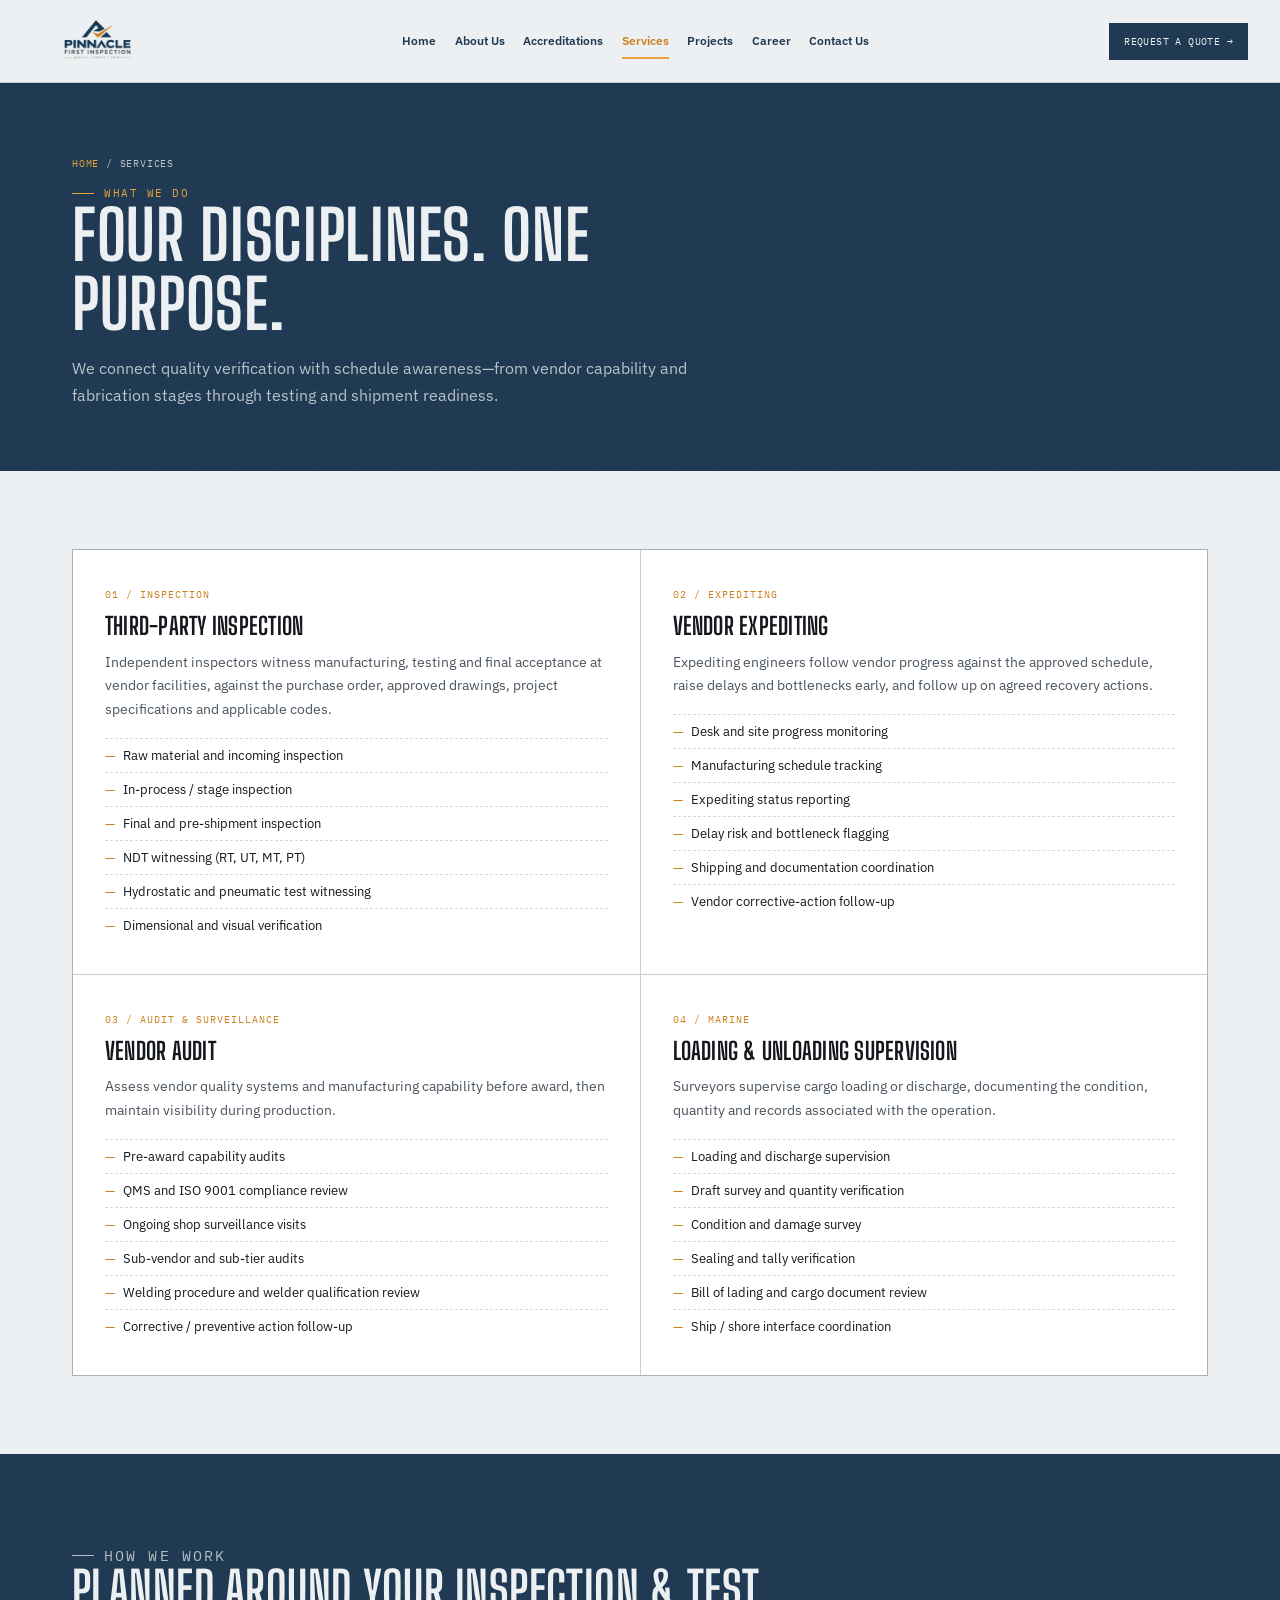
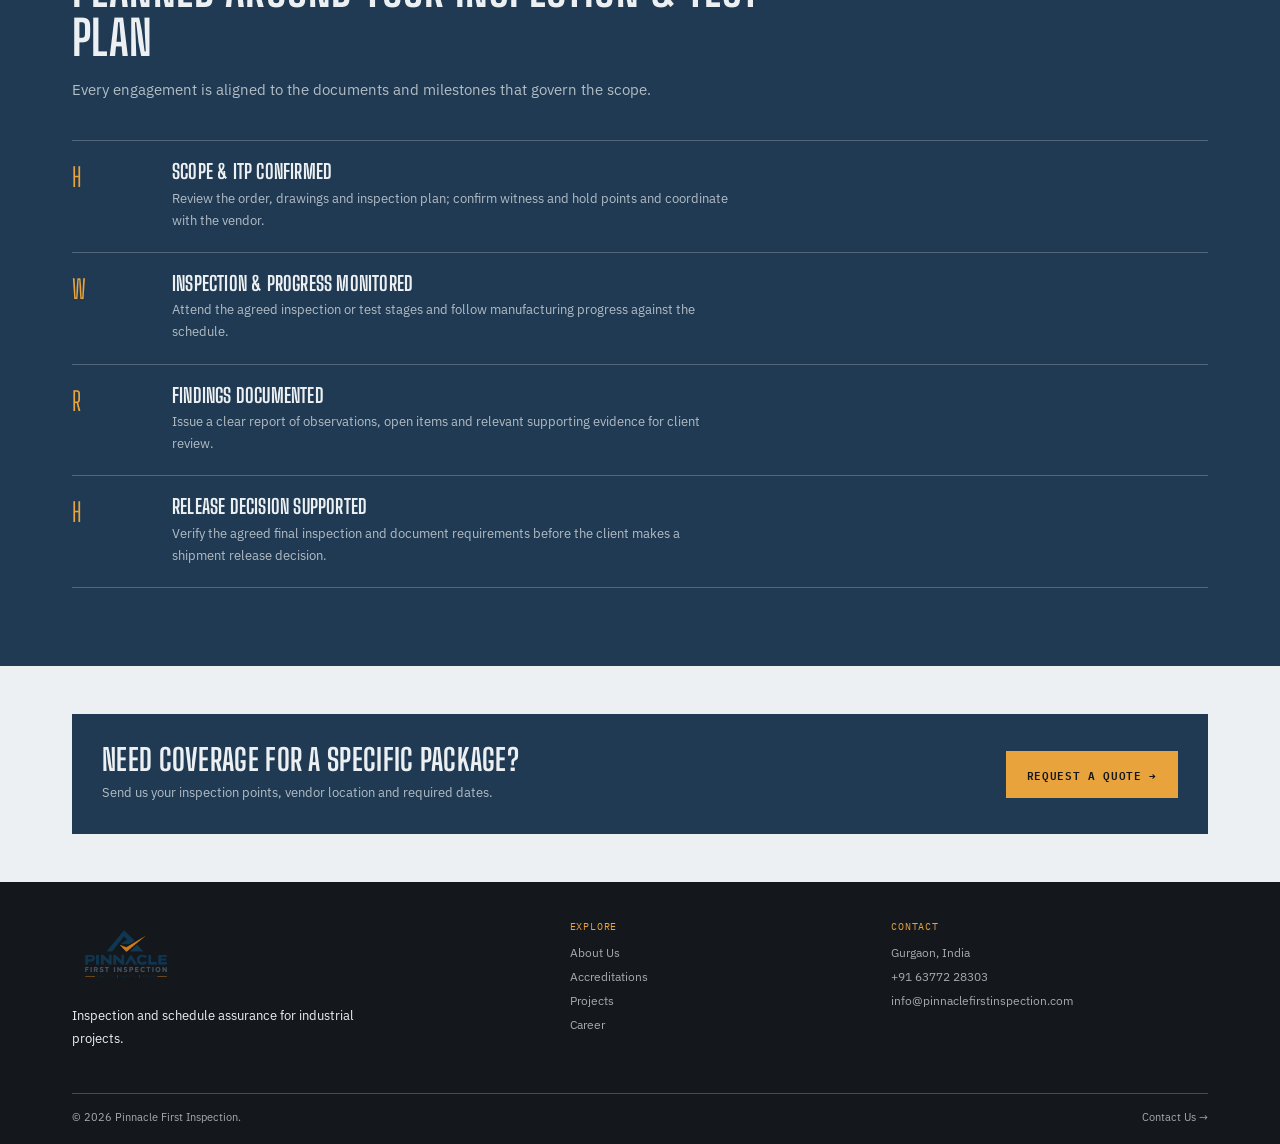
<file: services.html>
<!DOCTYPE html>
<html lang="en">
<head>
  <meta charset="UTF-8"><meta name="viewport" content="width=device-width, initial-scale=1.0">
  <meta name="description" content="Explore Pinnacle First Inspection's third-party inspection, vendor expediting, vendor audit and marine cargo supervision services.">
  <title>Services | Pinnacle First Inspection</title>
  <link rel="preconnect" href="https://fonts.googleapis.com"><link rel="preconnect" href="https://fonts.gstatic.com" crossorigin>
  <link href="https://fonts.googleapis.com/css2?family=Big+Shoulders+Display:wght@500;600;700;800&family=IBM+Plex+Sans:wght@400;500;600;700&family=IBM+Plex+Mono:wght@400;500;600&display=swap" rel="stylesheet">
  <link rel="stylesheet" href="site.css"><script src="site.js" defer></script>
</head>
<body>
<header class="site-header"><div class="nav"><a class="brand" href="pinnacle-first-inspection.html" aria-label="Pinnacle First Inspection home"><img src="image.png" alt="Pinnacle First Inspection — Quality, Safety, Trust" style="width:130px;height:58px;object-fit:contain"></a><nav class="nav-links" aria-label="Main navigation"><a href="pinnacle-first-inspection.html">Home</a><a href="about-us.html">About Us</a><a href="accreditations.html">Accreditations</a><a href="services.html">Services</a><a href="projects.html">Projects</a><a href="career.html">Career</a><a href="contact-us.html">Contact Us</a></nav><a class="nav-cta" href="contact-us.html">REQUEST A QUOTE →</a><button class="menu-btn" type="button" aria-expanded="false" aria-label="Toggle navigation">MENU</button></div></header>
<main>
  <section class="page-hero"><div class="wrap"><p class="crumb"><a href="pinnacle-first-inspection.html">Home</a> / Services</p><p class="eyebrow light">What We Do</p><h1>Four Disciplines. One Purpose.</h1><p>We connect quality verification with schedule awareness—from vendor capability and fabrication stages through testing and shipment readiness.</p></div></section>
  <section><div class="wrap"><div class="service-grid">
    <article class="card" id="inspection"><span class="card-kicker">01 / Inspection</span><h3>Third-Party Inspection</h3><p>Independent inspectors witness manufacturing, testing and final acceptance at vendor facilities, against the purchase order, approved drawings, project specifications and applicable codes.</p><ul><li>Raw material and incoming inspection</li><li>In-process / stage inspection</li><li>Final and pre-shipment inspection</li><li>NDT witnessing (RT, UT, MT, PT)</li><li>Hydrostatic and pneumatic test witnessing</li><li>Dimensional and visual verification</li></ul></article>
    <article class="card" id="expediting"><span class="card-kicker">02 / Expediting</span><h3>Vendor Expediting</h3><p>Expediting engineers follow vendor progress against the approved schedule, raise delays and bottlenecks early, and follow up on agreed recovery actions.</p><ul><li>Desk and site progress monitoring</li><li>Manufacturing schedule tracking</li><li>Expediting status reporting</li><li>Delay risk and bottleneck flagging</li><li>Shipping and documentation coordination</li><li>Vendor corrective-action follow-up</li></ul></article>
    <article class="card" id="audits"><span class="card-kicker">03 / Audit &amp; Surveillance</span><h3>Vendor Audit</h3><p>Assess vendor quality systems and manufacturing capability before award, then maintain visibility during production.</p><ul><li>Pre-award capability audits</li><li>QMS and ISO 9001 compliance review</li><li>Ongoing shop surveillance visits</li><li>Sub-vendor and sub-tier audits</li><li>Welding procedure and welder qualification review</li><li>Corrective / preventive action follow-up</li></ul></article>
    <article class="card" id="marine"><span class="card-kicker">04 / Marine</span><h3>Loading &amp; Unloading Supervision</h3><p>Surveyors supervise cargo loading or discharge, documenting the condition, quantity and records associated with the operation.</p><ul><li>Loading and discharge supervision</li><li>Draft survey and quantity verification</li><li>Condition and damage survey</li><li>Sealing and tally verification</li><li>Bill of lading and cargo document review</li><li>Ship / shore interface coordination</li></ul></article>
  </div></div></section>
  <section class="band-dark"><div class="wrap"><div class="section-head"><p class="eyebrow">How We Work</p><h2>Planned Around Your Inspection &amp; Test Plan</h2><p>Every engagement is aligned to the documents and milestones that govern the scope.</p></div><div class="timeline">
    <div class="timeline-row"><span class="timeline-label">H</span><div><h3>Scope &amp; ITP confirmed</h3><p>Review the order, drawings and inspection plan; confirm witness and hold points and coordinate with the vendor.</p></div></div>
    <div class="timeline-row"><span class="timeline-label">W</span><div><h3>Inspection &amp; progress monitored</h3><p>Attend the agreed inspection or test stages and follow manufacturing progress against the schedule.</p></div></div>
    <div class="timeline-row"><span class="timeline-label">R</span><div><h3>Findings documented</h3><p>Issue a clear report of observations, open items and relevant supporting evidence for client review.</p></div></div>
    <div class="timeline-row"><span class="timeline-label">H</span><div><h3>Release decision supported</h3><p>Verify the agreed final inspection and document requirements before the client makes a shipment release decision.</p></div></div>
  </div></div></section>
  <section class="section-tight"><div class="wrap"><div class="cta-band"><div><h2>Need Coverage for a Specific Package?</h2><p>Send us your inspection points, vendor location and required dates.</p></div><a class="btn btn-primary" href="contact-us.html">REQUEST A QUOTE →</a></div></div></section>
</main>
<footer class="site-footer"><div class="wrap"><div class="footer-main"><div class="footer-brand"><a href="pinnacle-first-inspection.html"><img src="image.png" alt="Pinnacle First Inspection" style="width:150px;height:72px;object-fit:contain;object-position:left"></a><p>Inspection and schedule assurance for industrial projects.</p></div><div><p class="footer-title">Explore</p><nav class="footer-links" aria-label="Footer navigation"><a href="about-us.html">About Us</a><a href="accreditations.html">Accreditations</a><a href="projects.html">Projects</a><a href="career.html">Career</a></nav></div><div><p class="footer-title">Contact</p><div class="footer-links"><a href="contact-us.html">Gurgaon, India</a><a href="tel:+916377228303">+91 63772 28303</a><a href="mailto:info@pinnaclefirstinspection.com">info@pinnaclefirstinspection.com</a></div></div></div><div class="footer-bottom"><span>© <span data-year></span> Pinnacle First Inspection.</span><a href="contact-us.html">Contact Us →</a></div></div></footer>
</body></html>
</file>
<file: site.css>
:root{
  --ink:#14181C;--steel:#1F3A52;--steel-2:#2B4A64;--plate:#4A5560;
  --paper:#EDF0F2;--paper-2:#DFE4E7;--amber:#E8A33D;--amber-dark:#C9821F;
  --pass:#2F6B4F;--line:rgba(20,24,28,.16);--line-lt:rgba(237,240,242,.24);
  --display:'Big Shoulders Display',sans-serif;--body:'IBM Plex Sans',sans-serif;--mono:'IBM Plex Mono',monospace;
}
*{box-sizing:border-box}html{scroll-behavior:smooth}body{margin:0;background:var(--paper);color:var(--ink);font-family:var(--body);-webkit-font-smoothing:antialiased}img,svg{display:block;max-width:100%}a{color:inherit}.wrap{max-width:1200px;margin:0 auto;padding:0 32px}.wrap-wide{max-width:1440px;margin:auto;padding:0 32px}
h1,h2,h3,h4{font-family:var(--display);font-weight:700;letter-spacing:.01em;line-height:1.02;margin:0}p{line-height:1.7}.eyebrow{font:11px var(--mono);letter-spacing:.14em;text-transform:uppercase;color:var(--amber-dark);display:flex;align-items:center;gap:10px;margin:0 0 14px}.eyebrow:before{content:"";width:22px;height:1px;background:currentColor}.eyebrow.light{color:var(--amber)}
.site-header{position:sticky;top:0;z-index:20;background:rgba(237,240,242,.96);backdrop-filter:blur(10px);border-bottom:1px solid var(--line)}.nav{max-width:1440px;min-height:78px;margin:auto;padding:12px 32px;display:flex;align-items:center;justify-content:space-between;gap:20px;position:relative}.brand{display:flex;align-items:center;gap:11px;text-decoration:none;flex:none;font:700 21px var(--display);letter-spacing:.01em}.brand .mark{width:36px;height:36px;flex:none}.brand small{display:block;margin-top:2px;color:var(--plate);font:8px var(--mono);letter-spacing:.13em;white-space:nowrap}.nav-links{display:flex;align-items:center;gap:clamp(12px,1.45vw,22px);font-size:12px;font-weight:600}.nav-links a{text-decoration:none;color:var(--steel);white-space:nowrap;padding:9px 0;border-bottom:2px solid transparent}.nav-links a:hover,.nav-links a[aria-current=page]{color:var(--amber-dark);border-color:var(--amber)}.nav-cta{flex:none;padding:11px 14px;background:var(--steel);color:var(--paper);text-decoration:none;font:10px var(--mono);letter-spacing:.04em;border:1px solid var(--steel);white-space:nowrap}.nav-cta:hover{background:var(--amber-dark);border-color:var(--amber-dark)}.menu-btn{display:none;background:transparent;border:1px solid var(--line);padding:10px 12px;font:11px var(--mono);color:var(--steel);cursor:pointer}
@media(max-width:1160px){.menu-btn{display:block}.nav-cta{display:none}.nav-links{display:none;position:absolute;top:100%;left:0;right:0;background:var(--paper);padding:10px 24px 18px;box-shadow:0 15px 25px rgba(20,24,28,.13);border-bottom:1px solid var(--line)}.nav-links.open{display:grid;grid-template-columns:repeat(2,minmax(0,1fr));gap:0 24px}.nav-links a{padding:13px 4px;border-bottom:1px solid var(--line)}}
@media(max-width:640px){.wrap,.wrap-wide{padding:0 20px}.nav{min-height:68px;padding:10px 20px}.brand{font-size:19px}.brand .mark{width:32px;height:32px}.brand small{font-size:7px}.nav-links.open{grid-template-columns:1fr}}
.hero{position:relative;overflow:hidden;background:var(--steel);color:var(--paper);padding:76px 0 80px}.hero:after{content:"";position:absolute;inset:0;pointer-events:none;background-image:repeating-linear-gradient(0deg,transparent,transparent 39px,rgba(237,240,242,.045) 40px),repeating-linear-gradient(90deg,transparent,transparent 39px,rgba(237,240,242,.045) 40px)}.hero-grid{position:relative;z-index:1;display:grid;grid-template-columns:1.12fr .88fr;gap:48px;align-items:center}.hero h1{font-size:clamp(48px,6.6vw,82px);text-transform:uppercase;max-width:820px}.hero h1 span{color:var(--amber)}.lede{max-width:58ch;color:rgba(237,240,242,.78);font-size:16px;margin:20px 0 28px}.hero-ctas{display:flex;flex-wrap:wrap;gap:12px}.btn{display:inline-block;text-decoration:none;padding:13px 20px;font:11px var(--mono);letter-spacing:.06em;border:1px solid transparent;transition:.18s ease}.btn-primary{background:var(--amber);color:var(--ink);font-weight:600}.btn-primary:hover{background:var(--amber-dark);transform:translateY(-1px)}.btn-ghost{border-color:var(--line-lt);color:var(--paper)}.btn-ghost:hover{border-color:var(--amber);color:var(--amber)}.hero-stats{display:flex;gap:18px;margin-top:42px}.hero-stats div{flex:1;min-width:0;border-left:1px solid var(--line-lt);padding-left:12px}.hero-stats b{display:block;color:var(--amber);font:30px var(--display)}.hero-stats span{color:rgba(237,240,242,.72);font:9px var(--mono);letter-spacing:.04em;text-transform:uppercase}.stamp-wrap{display:flex;justify-content:center;align-items:center}.stamp{width:min(330px,80vw);animation:stampdown .8s cubic-bezier(.2,1.4,.4,1) .15s both}@keyframes stampdown{from{transform:scale(1.7) rotate(-14deg);opacity:0}to{transform:scale(1) rotate(-8deg);opacity:1}}@media(prefers-reduced-motion:reduce){*{scroll-behavior:auto!important;animation:none!important;transition:none!important}}
@media(max-width:850px){.hero{padding:64px 0}.hero-grid{grid-template-columns:1fr;gap:30px}.stamp-wrap{justify-content:flex-start}.stamp{width:230px}.hero h1{font-size:clamp(46px,10vw,74px)}}@media(max-width:520px){.hero-stats{gap:9px}.hero-stats div{padding-left:8px}.hero-stats b{font-size:25px}.hero-stats span{font-size:8px}}
.page-hero{position:relative;overflow:hidden;background:var(--steel);color:var(--paper);padding:58px 0 62px}.page-hero:after{content:"";position:absolute;inset:0;pointer-events:none;background:repeating-linear-gradient(0deg,transparent,transparent 39px,rgba(237,240,242,.04) 40px),repeating-linear-gradient(90deg,transparent,transparent 39px,rgba(237,240,242,.04) 40px)}.page-hero .wrap{position:relative;z-index:1}.page-hero h1{font-size:clamp(42px,6vw,68px);text-transform:uppercase;max-width:18ch}.page-hero p{max-width:62ch;color:rgba(237,240,242,.75);margin:16px 0 0}.crumb{font:10px var(--mono);letter-spacing:.08em;text-transform:uppercase;color:rgba(237,240,242,.65);margin:0 0 14px}.crumb a{color:var(--amber);text-decoration:none}
section{padding:78px 0}.section-head{max-width:720px;margin-bottom:38px}.section-head h2{font-size:clamp(32px,4.2vw,48px);text-transform:uppercase}.section-head p{color:var(--plate);font-size:15px;margin:14px 0 0}.band-dark{background:var(--steel);color:var(--paper)}.band-dark .section-head p{color:rgba(237,240,242,.72)}.band-dark .eyebrow{color:var(--amber)}.section-tight{padding:48px 0}.section-soft{background:var(--paper-2)}.two-col{display:grid;grid-template-columns:1fr 1fr;gap:54px;align-items:center}.content-copy h2{font-size:clamp(30px,4vw,46px);text-transform:uppercase;margin-bottom:16px}.content-copy p{color:var(--plate)}.content-copy p:first-of-type{margin-top:0}.about-grid{display:grid;grid-template-columns:1fr 1fr;gap:56px;align-items:center}.about-art{position:relative;min-height:340px;background:var(--ink);color:var(--paper);padding:30px;overflow:hidden}.about-art:before{content:"";position:absolute;inset:0;background-image:linear-gradient(rgba(237,240,242,.05) 1px,transparent 1px),linear-gradient(90deg,rgba(237,240,242,.05) 1px,transparent 1px);background-size:28px 28px}.about-art svg,.about-art .drawing-label{position:relative;z-index:1}.about-art svg{width:100%;max-height:230px;margin:12px auto}.drawing-label{display:flex;justify-content:space-between;gap:10px;border-top:1px solid var(--line-lt);padding-top:12px;color:rgba(237,240,242,.7);font:9px var(--mono);letter-spacing:.06em;text-transform:uppercase}
.card-grid{display:grid;grid-template-columns:repeat(3,minmax(0,1fr));gap:18px}.service-grid{display:grid;grid-template-columns:repeat(2,minmax(0,1fr));gap:1px;background:var(--line);border:1px solid var(--line)}.card{background:#fff;border:1px solid var(--line);padding:27px;position:relative;min-height:220px}.service-grid .card{border:0;padding:32px;min-height:300px}.card-kicker{font:10px var(--mono);letter-spacing:.1em;color:var(--amber-dark);text-transform:uppercase}.card h3{font-size:24px;text-transform:uppercase;margin:12px 0}.card p{font-size:14px;color:var(--plate);margin:0 0 14px}.card ul{list-style:none;padding:0;margin:16px 0 0}.card li{border-top:1px dashed var(--line);padding:8px 0;font-size:13px}.card li:before{content:"—";color:var(--amber-dark);margin-right:8px}.text-link{display:inline-block;margin-top:14px;color:var(--steel);font:10px var(--mono);letter-spacing:.04em;text-decoration:none;border-bottom:1px solid var(--amber);padding-bottom:4px}.text-link:hover{color:var(--amber-dark)}
.industry-grid{display:grid;grid-template-columns:repeat(4,minmax(0,1fr));border:1px solid var(--line)}.industry{padding:22px;border-right:1px solid var(--line)}.industry:last-child{border:0}.industry b{display:block;color:var(--amber-dark);font:10px var(--mono);letter-spacing:.08em}.industry h3{font-size:19px;text-transform:uppercase;margin:10px 0}.industry p{font-size:13px;color:var(--plate);margin:0}.metric-strip{display:grid;grid-template-columns:repeat(4,1fr);background:var(--ink);color:var(--paper)}.metric{padding:24px;border-right:1px solid var(--line-lt)}.metric:last-child{border:0}.metric strong{display:block;color:var(--amber);font:28px var(--display)}.metric span{font:9px var(--mono);text-transform:uppercase;letter-spacing:.07em;color:rgba(237,240,242,.7)}
.case-grid{display:grid;grid-template-columns:repeat(3,minmax(0,1fr));gap:18px}.case{position:relative;background:#fff;border:1px solid var(--line);padding:24px;min-height:175px}.case .file-no{font:10px var(--mono);color:var(--amber-dark)}.case h3{font-size:21px;text-transform:uppercase;margin:10px 0}.case p{font-size:13px;color:var(--plate);margin:0}.project-list{columns:2;column-gap:48px;list-style:none;padding:0;margin:0}.project-list li{break-inside:avoid;padding:11px 0;border-bottom:1px solid var(--line);font-size:14px}.project-list li:before{content:"/";font:11px var(--mono);color:var(--amber-dark);margin-right:10px}
.why-grid{display:grid;grid-template-columns:.9fr 1.1fr;gap:48px}.why-list{display:grid;gap:18px}.why-item{display:flex;gap:16px}.glyph{width:38px;height:38px;flex:none;border:1px solid var(--steel);display:grid;place-items:center;color:var(--steel);font:11px var(--mono)}.why-item h3{font-size:20px;text-transform:uppercase;margin:1px 0 6px}.why-item p{margin:0;color:var(--plate);font-size:13px}.standards-box{padding:26px;background:#fff;border:1px solid var(--line)}.standards-box h3{font-size:22px;text-transform:uppercase}.standards-list{display:flex;flex-wrap:wrap;gap:8px;margin-top:18px}.standards-list span,.pill{border:1px solid var(--line);padding:8px 11px;background:var(--paper);font:10px var(--mono);letter-spacing:.04em}.cert-card{display:flex;align-items:center;justify-content:space-between;gap:22px;background:var(--steel);color:var(--paper);padding:28px}.cert-card h3{font-size:25px;text-transform:uppercase}.cert-card p{color:rgba(237,240,242,.75);margin:8px 0 0;font-size:13px}.cert-card .btn{flex:none}
.timeline{border-top:1px solid var(--line-lt)}.timeline-row{display:grid;grid-template-columns:100px 1fr;border-bottom:1px solid var(--line-lt);padding:20px 0}.timeline-label{color:var(--amber);font:26px var(--display)}.timeline-row h3{font-size:20px;text-transform:uppercase;margin-bottom:6px}.timeline-row p{margin:0;color:rgba(237,240,242,.72);font-size:13px;max-width:70ch}
.contact-shell{display:grid;grid-template-columns:.85fr 1.15fr;background:#fff;border:1px solid var(--line)}.contact-info{background:var(--ink);color:var(--paper);padding:38px}.contact-info h2{font-size:30px;text-transform:uppercase}.contact-info>p{font-size:14px;color:rgba(237,240,242,.72)}.contact-line{display:flex;gap:12px;border-top:1px solid var(--line-lt);padding:13px 0;font-size:13px}.contact-line .k{width:82px;flex:none;color:var(--amber);font:9px var(--mono);letter-spacing:.06em;text-transform:uppercase;padding-top:3px}.contact-line a{text-decoration:none}.contact-line a:hover{color:var(--amber)}.contact-form{padding:36px}.form-row{display:grid;grid-template-columns:1fr 1fr;gap:15px;margin-bottom:15px}.field{margin-bottom:15px}label{display:block;margin-bottom:6px;color:var(--plate);font:10px var(--mono);letter-spacing:.06em;text-transform:uppercase}input,select,textarea{width:100%;border:1px solid var(--line);background:var(--paper);padding:11px 12px;color:var(--ink);font:14px var(--body)}input:focus,select:focus,textarea:focus{outline:2px solid var(--amber-dark);outline-offset:1px}textarea{resize:vertical;min-height:112px}.submit-btn{padding:14px 22px;background:var(--steel);color:var(--paper);border:1px solid var(--steel);font:10px var(--mono);letter-spacing:.06em;cursor:pointer}.submit-btn:hover{background:var(--amber-dark);border-color:var(--amber-dark)}.form-note{font-size:11px;color:var(--plate);margin:12px 0 0}.job-grid{display:grid;grid-template-columns:repeat(2,minmax(0,1fr));gap:18px}.job-card{background:#fff;border:1px solid var(--line);padding:26px}.job-card h3{font-size:22px;text-transform:uppercase;margin:10px 0}.job-card p{font-size:13px;color:var(--plate)}
.cta-band{display:flex;align-items:center;justify-content:space-between;gap:25px;background:var(--steel);color:var(--paper);padding:30px}.cta-band h2{font-size:30px;text-transform:uppercase}.cta-band p{margin:8px 0 0;color:rgba(237,240,242,.72);font-size:13px}.cta-band .btn{flex:none}
.site-footer{background:var(--ink);color:rgba(237,240,242,.68);padding:38px 0 20px}.footer-main{display:grid;grid-template-columns:1.3fr .8fr .9fr;gap:40px;padding-bottom:30px}.footer-brand{color:var(--paper)}.footer-brand p{max-width:40ch;font-size:13px}.footer-title{color:var(--amber);font:10px var(--mono);letter-spacing:.08em;text-transform:uppercase;margin:0 0 12px}.footer-links{display:grid;gap:9px}.footer-links a{font-size:12px;text-decoration:none}.footer-links a:hover{color:var(--amber)}.footer-bottom{display:flex;justify-content:space-between;gap:14px;border-top:1px solid var(--line-lt);padding-top:16px;font-size:11px}.footer-bottom a{color:inherit;text-decoration:none}
@media(max-width:900px){.card-grid,.case-grid{grid-template-columns:repeat(2,minmax(0,1fr))}.industry-grid{grid-template-columns:repeat(2,1fr)}.industry:nth-child(2){border-right:0}.industry:nth-child(-n+2){border-bottom:1px solid var(--line)}.two-col,.about-grid,.why-grid{grid-template-columns:1fr;gap:32px}.footer-main{grid-template-columns:1fr 1fr}.footer-brand{grid-column:1/-1}.metric-strip{grid-template-columns:repeat(2,1fr)}.metric:nth-child(2){border-right:0}.metric:nth-child(-n+2){border-bottom:1px solid var(--line-lt)}}
@media(max-width:600px){section{padding:56px 0}.page-hero{padding:45px 0}.card-grid,.service-grid,.case-grid,.job-grid{grid-template-columns:1fr}.service-grid .card{min-height:auto;padding:24px}.card{padding:22px;min-height:0}.industry-grid{grid-template-columns:1fr}.industry,.industry:nth-child(2){border-right:0;border-bottom:1px solid var(--line);padding:18px}.industry:last-child{border-bottom:0}.form-row{grid-template-columns:1fr;gap:0}.contact-shell{grid-template-columns:1fr}.contact-info,.contact-form{padding:25px 22px}.project-list{columns:1}.timeline-row{grid-template-columns:58px 1fr}.timeline-label{font-size:22px}.cert-card,.cta-band{align-items:flex-start;flex-direction:column}.footer-main{grid-template-columns:1fr;gap:25px}.footer-brand{grid-column:auto}.footer-bottom{flex-direction:column}.metric{padding:18px}.metric strong{font-size:24px}}
</file>
